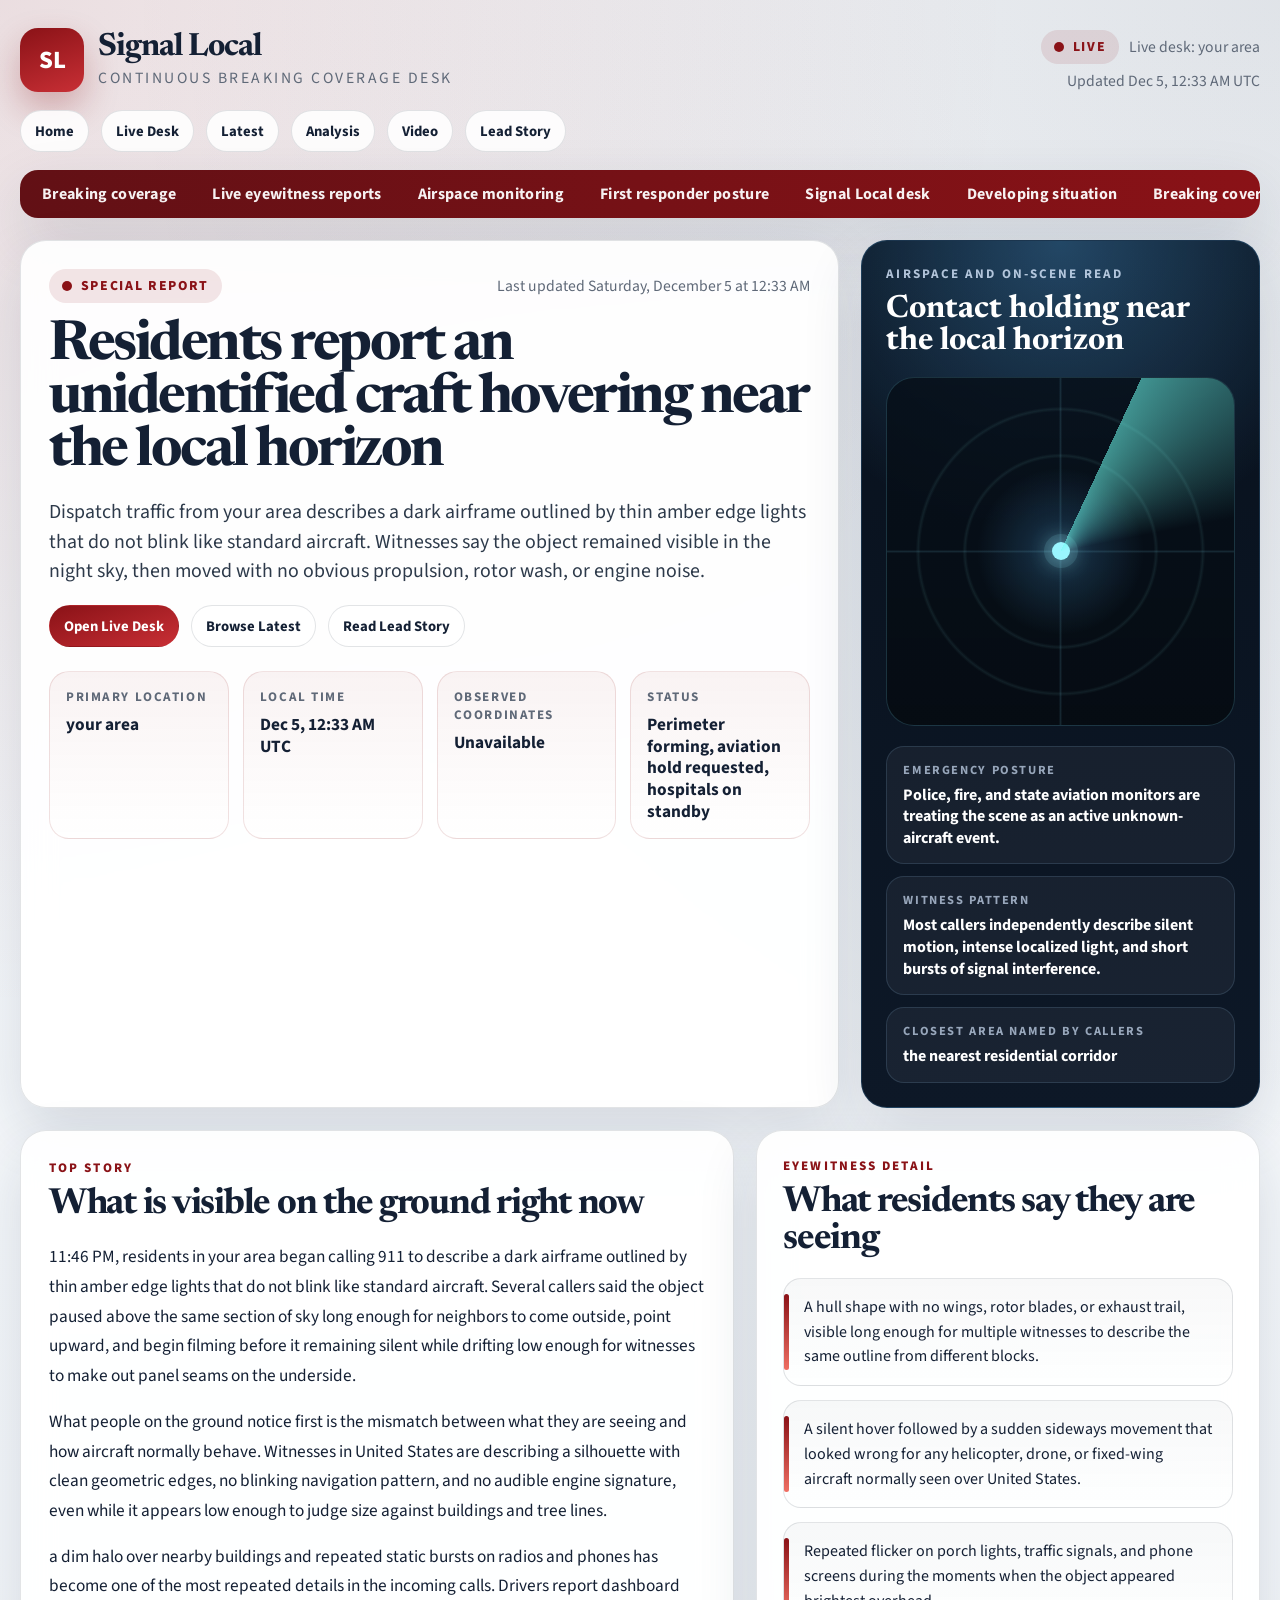
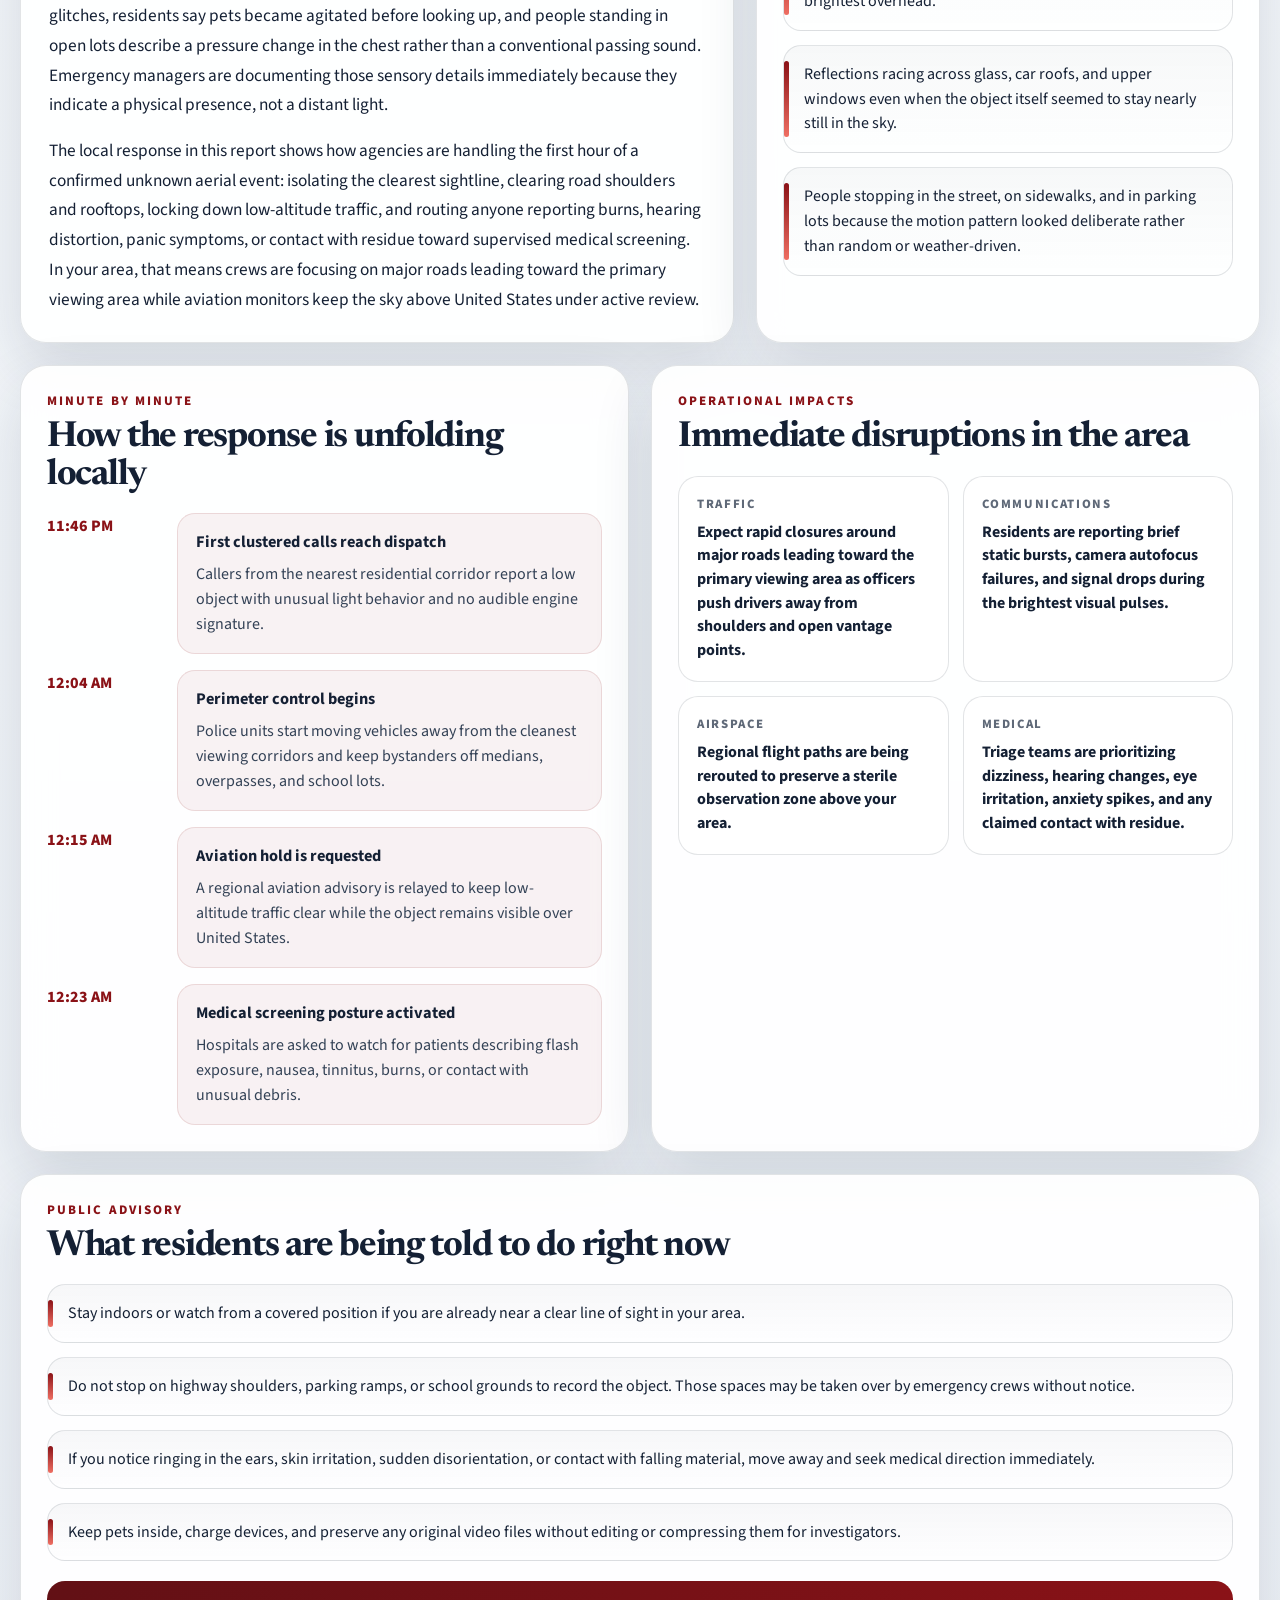
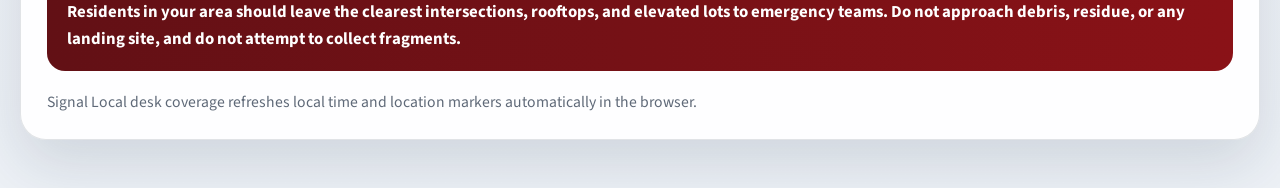
<file: index.html>
<!doctype html>
<html lang="en">
  <head>
    <meta charset="UTF-8" />
    <meta name="viewport" content="width=device-width, initial-scale=1.0" />
    <title>Signal Local | Breaking Coverage</title>
    <meta
      name="description"
      content="Localized breaking-news presentation for a workshop simulation page."
    />
    <meta
      name="robots"
      content="noindex, nofollow, noarchive, nosnippet, max-image-preview:none"
    />
    <meta name="theme-color" content="#8a1217" />
    <link rel="canonical" href="https://matt-scalcione.github.io/whoa/" />
    <link rel="preconnect" href="https://fonts.googleapis.com" />
    <link rel="preconnect" href="https://fonts.gstatic.com" crossorigin />
    <link
      href="https://fonts.googleapis.com/css2?family=Newsreader:opsz,wght@6..72,600;6..72,700;6..72,800&family=Source+Sans+3:wght@400;600;700;800&display=swap"
      rel="stylesheet"
    />
    <style>
      :root {
        --bg: #eef1f5;
        --paper: #ffffff;
        --ink: #142034;
        --muted: #5f6978;
        --line: rgba(20, 32, 52, 0.12);
        --brand: #8a1217;
        --brand-deep: #621015;
        --brand-soft: #f5dddd;
        --alert: #ffce62;
        --shadow: 0 24px 60px rgba(24, 39, 70, 0.14);
      }

      * {
        box-sizing: border-box;
      }

      html {
        scroll-behavior: smooth;
      }

      body {
        margin: 0;
        font-family: "Source Sans 3", "Segoe UI", sans-serif;
        color: var(--ink);
        background:
          radial-gradient(circle at top left, rgba(138, 18, 23, 0.12), transparent 28%),
          radial-gradient(circle at top right, rgba(11, 28, 58, 0.1), transparent 32%),
          linear-gradient(180deg, #f8fafc 0%, #edf1f6 100%);
      }

      a {
        color: inherit;
      }

      .workshop-banner {
        position: sticky;
        top: 0;
        z-index: 30;
        padding: 0.9rem 1.25rem;
        background: linear-gradient(90deg, #ffd978 0%, var(--alert) 55%, #ffba45 100%);
        color: #352100;
        border-bottom: 1px solid rgba(53, 33, 0, 0.18);
        font-size: 0.98rem;
        font-weight: 800;
        letter-spacing: 0.01em;
        text-align: center;
      }

      .page-shell {
        width: min(1240px, calc(100vw - 32px));
        margin: 0 auto;
        padding: 18px 0 48px;
      }

      .masthead {
        display: flex;
        align-items: flex-end;
        justify-content: space-between;
        gap: 24px;
        padding: 10px 0 18px;
      }

      .brand-lockup {
        display: flex;
        align-items: center;
        gap: 14px;
      }

      .brand-badge {
        display: grid;
        place-items: center;
        width: 64px;
        height: 64px;
        border-radius: 18px;
        background: linear-gradient(160deg, var(--brand) 0%, #c82f35 100%);
        color: #fff;
        font-size: 1.55rem;
        font-weight: 800;
        box-shadow: 0 16px 34px rgba(138, 18, 23, 0.28);
      }

      .brand-copy {
        display: flex;
        flex-direction: column;
        gap: 4px;
      }

      .brand-copy strong {
        font-family: "Newsreader", Georgia, serif;
        font-size: clamp(2rem, 2.5vw, 2.8rem);
        line-height: 1;
        letter-spacing: -0.03em;
      }

      .brand-copy span {
        color: var(--muted);
        font-size: 0.98rem;
        text-transform: uppercase;
        letter-spacing: 0.16em;
      }

      .masthead-meta {
        display: grid;
        justify-items: end;
        gap: 6px;
        color: var(--muted);
        font-size: 0.98rem;
      }

      .site-nav {
        display: flex;
        flex-wrap: wrap;
        gap: 10px 12px;
        margin-bottom: 18px;
      }

      .site-nav a,
      .hero-links a {
        display: inline-flex;
        align-items: center;
        justify-content: center;
        min-height: 42px;
        padding: 0 14px;
        border-radius: 999px;
        border: 1px solid var(--line);
        color: inherit;
        text-decoration: none;
        font-size: 0.92rem;
        font-weight: 700;
        background: rgba(255, 255, 255, 0.88);
      }

      .site-nav a:hover,
      .site-nav a:focus-visible,
      .hero-links a:hover,
      .hero-links a:focus-visible {
        border-color: rgba(138, 18, 23, 0.28);
        color: var(--brand);
      }

      .status-row {
        display: inline-flex;
        align-items: center;
        gap: 10px;
      }

      .live-pill {
        display: inline-flex;
        align-items: center;
        gap: 9px;
        padding: 0.45rem 0.8rem;
        border-radius: 999px;
        background: rgba(138, 18, 23, 0.1);
        color: var(--brand);
        font-size: 0.86rem;
        font-weight: 800;
        letter-spacing: 0.12em;
        text-transform: uppercase;
      }

      .live-pill::before {
        content: "";
        width: 10px;
        height: 10px;
        border-radius: 999px;
        background: currentColor;
        box-shadow: 0 0 0 0 rgba(138, 18, 23, 0.32);
        animation: pulse 1.7s infinite;
      }

      @keyframes pulse {
        0% {
          box-shadow: 0 0 0 0 rgba(138, 18, 23, 0.34);
        }
        70% {
          box-shadow: 0 0 0 14px rgba(138, 18, 23, 0);
        }
        100% {
          box-shadow: 0 0 0 0 rgba(138, 18, 23, 0);
        }
      }

      .ticker {
        position: relative;
        overflow: hidden;
        border-radius: 18px;
        background: linear-gradient(90deg, var(--brand-deep) 0%, var(--brand) 100%);
        color: #fff;
        box-shadow: var(--shadow);
      }

      .ticker-track {
        display: flex;
        gap: 36px;
        min-width: max-content;
        padding: 13px 22px;
        font-weight: 700;
        letter-spacing: 0.02em;
        animation: ticker-scroll 28s linear infinite;
      }

      .ticker-track span {
        opacity: 0.94;
      }

      @keyframes ticker-scroll {
        from {
          transform: translateX(0);
        }
        to {
          transform: translateX(-35%);
        }
      }

      .layout {
        display: grid;
        grid-template-columns: repeat(12, minmax(0, 1fr));
        gap: 22px;
        margin-top: 22px;
      }

      .card {
        background: rgba(255, 255, 255, 0.92);
        border: 1px solid var(--line);
        border-radius: 26px;
        box-shadow: var(--shadow);
        backdrop-filter: blur(16px);
      }

      .hero {
        grid-column: span 8;
        padding: 28px;
      }

      .hero-meta {
        display: flex;
        align-items: center;
        justify-content: space-between;
        gap: 18px;
        margin-bottom: 18px;
        color: var(--muted);
        font-size: 0.98rem;
      }

      .hero h1 {
        margin: 0;
        font-family: "Newsreader", Georgia, serif;
        font-size: clamp(2.6rem, 4.3vw, 4.4rem);
        line-height: 0.96;
        letter-spacing: -0.045em;
      }

      .dek {
        margin: 18px 0 0;
        color: #2d3a4a;
        font-size: 1.24rem;
        line-height: 1.5;
      }

      .hero-links {
        display: flex;
        flex-wrap: wrap;
        gap: 12px;
        margin-top: 18px;
      }

      .hero-links a.primary-link {
        border-color: transparent;
        color: #fff;
        background: linear-gradient(160deg, var(--brand) 0%, #c82f35 100%);
      }

      .summary-grid {
        display: grid;
        grid-template-columns: repeat(4, minmax(0, 1fr));
        gap: 14px;
        margin-top: 24px;
      }

      .summary-item {
        padding: 16px;
        border-radius: 20px;
        background:
          linear-gradient(180deg, rgba(138, 18, 23, 0.05), rgba(138, 18, 23, 0)),
          #fff;
        border: 1px solid rgba(138, 18, 23, 0.12);
      }

      .summary-item span {
        display: block;
        color: var(--muted);
        font-size: 0.82rem;
        font-weight: 700;
        text-transform: uppercase;
        letter-spacing: 0.12em;
      }

      .summary-item strong {
        display: block;
        margin-top: 8px;
        font-size: 1.08rem;
        line-height: 1.25;
      }

      .signal-panel {
        grid-column: span 4;
        padding: 24px;
        color: #fff;
        background:
          radial-gradient(circle at top, rgba(91, 185, 255, 0.32), transparent 34%),
          linear-gradient(180deg, #08111d 0%, #0d1827 100%);
        border: 1px solid rgba(91, 185, 255, 0.18);
      }

      .panel-label {
        color: rgba(207, 224, 246, 0.84);
        font-size: 0.82rem;
        font-weight: 700;
        text-transform: uppercase;
        letter-spacing: 0.16em;
      }

      .panel-title {
        margin: 10px 0 16px;
        font-family: "Newsreader", Georgia, serif;
        font-size: 2rem;
        line-height: 1;
      }

      .radar {
        position: relative;
        display: grid;
        place-items: center;
        aspect-ratio: 1 / 1;
        margin: 20px 0;
        border-radius: 28px;
        overflow: hidden;
        background:
          radial-gradient(circle, rgba(91, 185, 255, 0.24) 0%, transparent 34%),
          radial-gradient(circle, transparent 38%, rgba(138, 255, 245, 0.08) 39%, transparent 40%),
          radial-gradient(circle, transparent 57%, rgba(138, 255, 245, 0.08) 58%, transparent 59%),
          linear-gradient(180deg, rgba(7, 16, 26, 0.88), rgba(6, 12, 19, 0.98));
        border: 1px solid rgba(125, 226, 255, 0.18);
      }

      .radar::before,
      .radar::after {
        content: "";
        position: absolute;
        inset: 0;
      }

      .radar::before {
        background:
          linear-gradient(90deg, transparent 49.5%, rgba(130, 227, 255, 0.12) 50%, transparent 50.5%),
          linear-gradient(0deg, transparent 49.5%, rgba(130, 227, 255, 0.12) 50%, transparent 50.5%);
      }

      .radar::after {
        background: conic-gradient(
          from 25deg,
          rgba(111, 255, 241, 0.54) 0deg,
          rgba(111, 255, 241, 0) 54deg,
          rgba(111, 255, 241, 0) 360deg
        );
        animation: sweep 5.4s linear infinite;
        transform-origin: center;
      }

      @keyframes sweep {
        from {
          transform: rotate(0deg);
        }
        to {
          transform: rotate(360deg);
        }
      }

      .contact-point {
        position: absolute;
        width: 18px;
        height: 18px;
        border-radius: 999px;
        background: #9af6ff;
        box-shadow:
          0 0 0 8px rgba(154, 246, 255, 0.12),
          0 0 22px rgba(154, 246, 255, 0.88);
        animation: target-ping 2.2s ease-in-out infinite;
      }

      @keyframes target-ping {
        0%,
        100% {
          transform: scale(0.92);
        }
        50% {
          transform: scale(1.16);
        }
      }

      .panel-facts {
        display: grid;
        gap: 12px;
      }

      .panel-fact {
        padding: 14px 16px;
        border-radius: 18px;
        background: rgba(255, 255, 255, 0.05);
        border: 1px solid rgba(165, 214, 255, 0.14);
      }

      .panel-fact span {
        display: block;
        color: rgba(207, 224, 246, 0.7);
        font-size: 0.78rem;
        font-weight: 700;
        text-transform: uppercase;
        letter-spacing: 0.13em;
      }

      .panel-fact strong {
        display: block;
        margin-top: 6px;
        font-size: 1rem;
        line-height: 1.35;
      }

      .article {
        grid-column: span 7;
        padding: 28px;
      }

      .section-kicker {
        color: var(--brand);
        font-size: 0.82rem;
        font-weight: 800;
        text-transform: uppercase;
        letter-spacing: 0.16em;
      }

      .section-title {
        margin: 10px 0 0;
        font-family: "Newsreader", Georgia, serif;
        font-size: 2.25rem;
        line-height: 1.04;
        letter-spacing: -0.035em;
      }

      .article p {
        margin: 16px 0 0;
        font-size: 1.08rem;
        line-height: 1.72;
      }

      .article p:first-of-type {
        margin-top: 18px;
      }

      .detail-card {
        grid-column: span 5;
        padding: 26px;
      }

      .detail-list,
      .advisory-list {
        display: grid;
        gap: 14px;
        margin: 18px 0 0;
        padding: 0;
        list-style: none;
      }

      .detail-list li,
      .advisory-list li {
        position: relative;
        padding: 16px 18px 16px 20px;
        border-radius: 18px;
        background: linear-gradient(180deg, rgba(20, 32, 52, 0.03), rgba(20, 32, 52, 0));
        border: 1px solid var(--line);
        line-height: 1.55;
      }

      .detail-list li::before,
      .advisory-list li::before {
        content: "";
        position: absolute;
        left: 0;
        top: 15px;
        bottom: 15px;
        width: 5px;
        border-radius: 999px;
        background: linear-gradient(180deg, var(--brand), #ef6f63);
      }

      .timeline-card {
        grid-column: span 6;
        padding: 26px;
      }

      .timeline {
        display: grid;
        gap: 16px;
        margin-top: 18px;
      }

      .timeline-item {
        display: grid;
        grid-template-columns: 112px minmax(0, 1fr);
        gap: 18px;
        align-items: start;
      }

      .timeline-time {
        padding-top: 2px;
        color: var(--brand);
        font-size: 1rem;
        font-weight: 800;
      }

      .timeline-copy {
        padding: 16px 18px;
        border-radius: 18px;
        background: rgba(138, 18, 23, 0.05);
        border: 1px solid rgba(138, 18, 23, 0.12);
      }

      .timeline-copy strong {
        display: block;
        font-size: 1.02rem;
      }

      .timeline-copy p {
        margin: 8px 0 0;
        color: #334256;
        line-height: 1.56;
      }

      .impact-card {
        grid-column: span 6;
        padding: 26px;
      }

      .impact-grid {
        display: grid;
        grid-template-columns: repeat(2, minmax(0, 1fr));
        gap: 14px;
        margin-top: 18px;
      }

      .impact-item {
        padding: 18px;
        border-radius: 20px;
        background: #fff;
        border: 1px solid var(--line);
      }

      .impact-item span {
        display: block;
        color: var(--muted);
        font-size: 0.8rem;
        font-weight: 800;
        text-transform: uppercase;
        letter-spacing: 0.13em;
      }

      .impact-item strong {
        display: block;
        margin-top: 8px;
        font-size: 1rem;
        line-height: 1.48;
      }

      .advisory-card {
        grid-column: span 12;
        padding: 26px;
      }

      .watch-strip {
        margin-top: 20px;
        padding: 18px 20px;
        border-radius: 18px;
        color: #fff;
        background: linear-gradient(90deg, var(--brand-deep) 0%, var(--brand) 100%);
        font-size: 1.05rem;
        font-weight: 700;
        line-height: 1.6;
      }

      .footer {
        margin-top: 20px;
        color: var(--muted);
        font-size: 0.98rem;
      }

      .loading-note {
        color: var(--muted);
      }

      @media (max-width: 1100px) {
        .hero,
        .signal-panel,
        .article,
        .detail-card,
        .timeline-card,
        .impact-card,
        .advisory-card {
          grid-column: span 12;
        }

        .summary-grid {
          grid-template-columns: repeat(2, minmax(0, 1fr));
        }
      }

      @media (max-width: 720px) {
        .page-shell {
          width: min(100vw - 20px, 1240px);
          padding-top: 14px;
        }

        .workshop-banner {
          padding: 0.85rem 0.95rem;
          font-size: 0.92rem;
          line-height: 1.45;
        }

        .masthead {
          flex-direction: column;
          align-items: flex-start;
          padding-bottom: 16px;
        }

        .masthead-meta {
          justify-items: start;
        }

        .hero,
        .signal-panel,
        .article,
        .detail-card,
        .timeline-card,
        .impact-card,
        .advisory-card {
          padding: 22px;
          border-radius: 22px;
        }

        .hero-meta {
          flex-direction: column;
          align-items: flex-start;
        }

        .site-nav,
        .hero-links {
          gap: 10px;
        }

        .summary-grid,
        .impact-grid {
          grid-template-columns: minmax(0, 1fr);
        }

        .timeline-item {
          grid-template-columns: minmax(0, 1fr);
          gap: 8px;
        }

        .ticker-track {
          animation-duration: 19s;
        }
      }
    </style>
  </head>
  <body>
    <div class="workshop-banner" role="alert" hidden>
      WORKSHOP NOTICE: This page is completely fake and exists only for an academic research
      workshop on April 20, 2026. Do not treat the report below as real.
    </div>

    <div class="page-shell">
      <header class="masthead" aria-label="Signal Local masthead">
        <div class="brand-lockup">
          <div class="brand-badge" aria-hidden="true">SL</div>
          <div class="brand-copy">
            <strong>Signal Local</strong>
            <span>Continuous Breaking Coverage Desk</span>
          </div>
        </div>
        <div class="masthead-meta">
          <div class="status-row">
            <span class="live-pill">Live</span>
            <span id="toplineLocation">Resolving local desk...</span>
          </div>
          <div id="toplineUpdated">Updating time stamp...</div>
        </div>
      </header>

      <nav class="site-nav" aria-label="Site navigation">
        <a href="./">Home</a>
        <a href="./newsroom.html">Live Desk</a>
        <a href="./section.html?topic=latest">Latest</a>
        <a href="./section.html?topic=analysis">Analysis</a>
        <a href="./section.html?topic=video">Video</a>
        <a href="./story.html?id=dispatch-now">Lead Story</a>
      </nav>

      <div class="ticker" aria-hidden="true">
        <div class="ticker-track">
          <span>Breaking coverage</span>
          <span>Live eyewitness reports</span>
          <span>Airspace monitoring</span>
          <span>First responder posture</span>
          <span>Signal Local desk</span>
          <span>Developing situation</span>
          <span>Breaking coverage</span>
          <span>Live eyewitness reports</span>
          <span>Airspace monitoring</span>
          <span>First responder posture</span>
          <span>Signal Local desk</span>
          <span>Developing situation</span>
        </div>
      </div>

      <main class="layout">
        <section class="hero card">
          <div class="hero-meta">
            <span class="live-pill">Special Report</span>
            <span id="localStamp" class="loading-note">Loading localized incident timing...</span>
          </div>
          <h1 id="headline">Residents report a low-altitude unidentified craft over your area</h1>
          <p id="dek" class="dek">
            Signal Local is loading a city-specific incident brief using your current connection
            region.
          </p>
          <div class="hero-links">
            <a class="primary-link" href="./newsroom.html">Open Live Desk</a>
            <a href="./section.html?topic=latest">Browse Latest</a>
            <a href="./story.html?id=dispatch-now">Read Lead Story</a>
          </div>
          <div class="summary-grid">
            <div class="summary-item">
              <span>Primary location</span>
              <strong id="summaryLocation">Resolving local area...</strong>
            </div>
            <div class="summary-item">
              <span>Local time</span>
              <strong id="summaryTime">Synchronizing...</strong>
            </div>
            <div class="summary-item">
              <span>Observed coordinates</span>
              <strong id="summaryCoords">Pending...</strong>
            </div>
            <div class="summary-item">
              <span>Status</span>
              <strong id="summaryStatus">Monitoring witness traffic</strong>
            </div>
          </div>
        </section>

        <aside class="signal-panel card" aria-label="Live status panel">
          <div class="panel-label">Airspace and on-scene read</div>
          <h2 class="panel-title" id="panelTitle">Contact holding over your area</h2>
          <div class="radar" aria-hidden="true">
            <div class="contact-point"></div>
          </div>
          <div class="panel-facts">
            <div class="panel-fact">
              <span>Emergency posture</span>
              <strong id="panelPosture">Local agencies are moving into perimeter control.</strong>
            </div>
            <div class="panel-fact">
              <span>Witness pattern</span>
              <strong id="panelPattern">Reports mention silent movement and unusual light behavior.</strong>
            </div>
            <div class="panel-fact">
              <span>Closest area named by callers</span>
              <strong id="panelArea">Waiting for location context...</strong>
            </div>
          </div>
        </aside>

        <section class="article card">
          <div class="section-kicker">Top story</div>
          <h2 class="section-title">What is visible on the ground right now</h2>
          <p id="leadParagraph">
            Localized report copy is loading. If the lookup fails, the page will fall back to a
            regional briefing.
          </p>
          <p id="bodyParagraphA"></p>
          <p id="bodyParagraphB"></p>
          <p id="bodyParagraphC"></p>
        </section>

        <section class="detail-card card">
          <div class="section-kicker">Eyewitness detail</div>
          <h2 class="section-title">What residents say they are seeing</h2>
          <ul id="sightingList" class="detail-list"></ul>
        </section>

        <section class="timeline-card card">
          <div class="section-kicker">Minute by minute</div>
          <h2 class="section-title">How the response is unfolding locally</h2>
          <div id="timeline" class="timeline"></div>
        </section>

        <section class="impact-card card">
          <div class="section-kicker">Operational impacts</div>
          <h2 class="section-title">Immediate disruptions in the area</h2>
          <div id="impactGrid" class="impact-grid"></div>
        </section>

        <section class="advisory-card card">
          <div class="section-kicker">Public advisory</div>
          <h2 class="section-title">What residents are being told to do right now</h2>
          <ul id="advisoryList" class="advisory-list"></ul>
          <div id="watchStrip" class="watch-strip">
            Keep filming from a protected position, stay clear of elevated roads, and leave open
            sightlines for emergency crews.
          </div>
          <div class="footer">
            Signal Local desk coverage refreshes local time and location markers automatically in
            the browser.
          </div>
        </section>
      </main>
    </div>

    <script>
      const GEO_PROVIDERS = [
        {
          url: "https://get.geojs.io/v1/ip/geo.json",
          parse: (data) => ({
            city: data?.city,
            region: data?.region,
            regionCode: data?.region_code,
            country: data?.country,
            countryCode: data?.country_code,
            latitude: data?.latitude,
            longitude: data?.longitude,
            postal: data?.postal_code,
            timezone: data?.timezone
          })
        },
        {
          url: "https://ipwho.is/",
          parse: (data) =>
            data?.success
              ? {
                  city: data?.city,
                  region: data?.region,
                  regionCode: data?.region_code,
                  country: data?.country,
                  countryCode: data?.country_code,
                  latitude: data?.latitude,
                  longitude: data?.longitude,
                  postal: data?.postal,
                  timezone: data?.timezone?.id
                }
              : null
        },
        {
          url: "https://ipapi.co/json/",
          parse: (data) =>
            data && !data.error
              ? {
                  city: data?.city,
                  region: data?.region,
                  regionCode: data?.region_code,
                  country: data?.country_name,
                  countryCode: data?.country_code,
                  latitude: data?.latitude,
                  longitude: data?.longitude,
                  postal: data?.postal,
                  timezone: data?.timezone
                }
              : null
        }
      ];

      function escapeHtml(value) {
        return String(value ?? "")
          .replace(/&/g, "&amp;")
          .replace(/</g, "&lt;")
          .replace(/>/g, "&gt;")
          .replace(/"/g, "&quot;")
          .replace(/'/g, "&#39;");
      }

      function formatDateTime(date, timezone, options) {
        try {
          return new Intl.DateTimeFormat("en-US", { timeZone: timezone, ...options }).format(date);
        } catch {
          return new Intl.DateTimeFormat("en-US", options).format(date);
        }
      }

      function fetchWithTimeout(url, timeoutMs = 4000) {
        const controller = new AbortController();
        const timer = window.setTimeout(() => controller.abort(), timeoutMs);
        return fetch(url, {
          signal: controller.signal,
          headers: { Accept: "application/json" }
        }).finally(() => window.clearTimeout(timer));
      }

      function normalizeLocation(input) {
        const timezone = String(
          input?.timezone || Intl.DateTimeFormat().resolvedOptions().timeZone || "America/New_York"
        ).trim();
        const city = String(input?.city || "").trim();
        const region = String(input?.region || "").trim();
        const regionCode = String(input?.regionCode || "").trim();
        const country = String(input?.country || "").trim() || "United States";
        const countryCode = String(input?.countryCode || "").trim();
        const latitude = Number.parseFloat(input?.latitude);
        const longitude = Number.parseFloat(input?.longitude);
        const postal = String(input?.postal || "").trim();

        return {
          city: city || "your area",
          region: region || "",
          regionCode: regionCode || "",
          country,
          countryCode,
          latitude: Number.isFinite(latitude) ? latitude : null,
          longitude: Number.isFinite(longitude) ? longitude : null,
          postal,
          timezone
        };
      }

      async function resolveLocation() {
        for (const provider of GEO_PROVIDERS) {
          try {
            const response = await fetchWithTimeout(provider.url, 4500);
            if (!response.ok) {
              continue;
            }
            const data = await response.json();
            const parsed = provider.parse(data);
            if (!parsed) {
              continue;
            }
            return normalizeLocation(parsed);
          } catch {
            continue;
          }
        }

        return normalizeLocation(null);
      }

      function getLocalHour(date, timezone) {
        const value = formatDateTime(date, timezone, {
          hour: "numeric",
          hour12: false
        });
        const hour = Number.parseInt(value, 10);
        return Number.isFinite(hour) ? hour : date.getHours();
      }

      function sceneProfile(hour) {
        if (hour >= 5 && hour < 11) {
          return {
            sky: "morning light",
            object:
              "a silver hull reflecting sunrise without any visible propeller, exhaust plume, or wake",
            behavior:
              "hovering above rooftops for several seconds before shifting sideways in one abrupt movement",
            effect:
              "a bright white glare spilling across windshields and upper-story windows"
          };
        }

        if (hour >= 11 && hour < 17) {
          return {
            sky: "broad daylight",
            object:
              "a sharply defined metallic craft hanging almost motionless against the clouds",
            behavior:
              "stopping dead in the air, then accelerating laterally without banking",
            effect:
              "hard flashes of reflected light and a low vibration felt through parked cars"
          };
        }

        if (hour >= 17 && hour < 21) {
          return {
            sky: "dusk",
            object:
              "a matte black triangular craft with a cold blue underside glow and no visible engine wash",
            behavior:
              "holding steady above the horizon line before cutting across the skyline in silence",
            effect:
              "an electric-blue rim light visible over intersections, parking lots, and treetops"
          };
        }

        return {
          sky: "night sky",
          object:
            "a dark airframe outlined by thin amber edge lights that do not blink like standard aircraft",
          behavior:
            "remaining silent while drifting low enough for witnesses to make out panel seams on the underside",
          effect:
            "a dim halo over nearby buildings and repeated static bursts on radios and phones"
        };
      }

      function compactLocationLabel(location) {
        if (location.regionCode && location.countryCode === "US") {
          return `${location.city}, ${location.regionCode}`;
        }
        if (location.region) {
          return `${location.city}, ${location.region}`;
        }
        return location.city;
      }

      function fullLocationLabel(location) {
        if (location.regionCode && location.countryCode === "US") {
          return `${location.city}, ${location.regionCode}`;
        }
        if (location.region && location.country) {
          return `${location.city}, ${location.region}, ${location.country}`;
        }
        if (location.country && location.city !== "your area") {
          return `${location.city}, ${location.country}`;
        }
        return location.city;
      }

      function formatCoordinates(location) {
        if (!Number.isFinite(location.latitude) || !Number.isFinite(location.longitude)) {
          return "Unavailable";
        }
        return `${location.latitude.toFixed(3)}, ${location.longitude.toFixed(3)}`;
      }

      function buildReport(location) {
        const now = new Date();
        const zone = location.timezone;
        const localHour = getLocalHour(now, zone);
        const profile = sceneProfile(localHour);
        const compactLocation = compactLocationLabel(location);
        const fullLocation = fullLocationLabel(location);
        const regionPhrase = location.region || location.country || "the surrounding area";
        const firstCall = new Date(now.getTime() - 47 * 60 * 1000);
        const perimeterTime = new Date(now.getTime() - 29 * 60 * 1000);
        const airspaceTime = new Date(now.getTime() - 18 * 60 * 1000);
        const medicalTime = new Date(now.getTime() - 10 * 60 * 1000);
        const localStamp = formatDateTime(now, zone, {
          weekday: "long",
          month: "long",
          day: "numeric",
          hour: "numeric",
          minute: "2-digit"
        });
        const topStamp = formatDateTime(now, zone, {
          month: "short",
          day: "numeric",
          hour: "numeric",
          minute: "2-digit",
          timeZoneName: "short"
        });
        const statusArea =
          location.city === "your area" ? "near the local horizon" : `over ${compactLocation}`;
        const coordLabel = formatCoordinates(location);
        const trafficReference =
          location.city === "your area"
            ? "major roads leading toward the primary viewing area"
            : `${location.city}'s outer arterial roads and open parking decks`;
        const callerZone =
          location.city === "your area"
            ? "the nearest residential corridor"
            : `the south and east edges of ${location.city}`;

        return {
          headline: `Residents report an unidentified craft hovering ${statusArea}`,
          dek:
            `Dispatch traffic from ${fullLocation} describes ${profile.object}. Witnesses say the object remained visible in the ${profile.sky}, then moved with no obvious propulsion, rotor wash, or engine noise.`,
          summaryLocation: fullLocation,
          summaryTime: topStamp,
          summaryCoords: coordLabel,
          summaryStatus: "Perimeter forming, aviation hold requested, hospitals on standby",
          panelTitle: `Contact holding ${statusArea}`,
          panelPosture:
            "Police, fire, and state aviation monitors are treating the scene as an active unknown-aircraft event.",
          panelPattern:
            "Most callers independently describe silent motion, intense localized light, and short bursts of signal interference.",
          panelArea: callerZone,
          localStamp: `Last updated ${localStamp}`,
          topLocation: `Live desk: ${fullLocation}`,
          topUpdated: `Updated ${topStamp}`,
          leadParagraph:
            `${formatDateTime(firstCall, zone, { hour: "numeric", minute: "2-digit" })}, residents in ${fullLocation} began calling 911 to describe ${profile.object}. Several callers said the object paused above the same section of sky long enough for neighbors to come outside, point upward, and begin filming before it ${profile.behavior}.`,
          bodyParagraphA:
            `What people on the ground notice first is the mismatch between what they are seeing and how aircraft normally behave. Witnesses in ${location.city === "your area" ? regionPhrase : location.city} are describing a silhouette with clean geometric edges, no blinking navigation pattern, and no audible engine signature, even while it appears low enough to judge size against buildings and tree lines.`,
          bodyParagraphB:
            `${profile.effect} has become one of the most repeated details in the incoming calls. Drivers report dashboard glitches, residents say pets became agitated before looking up, and people standing in open lots describe a pressure change in the chest rather than a conventional passing sound. Emergency managers are documenting those sensory details immediately because they indicate a physical presence, not a distant light.`,
          bodyParagraphC:
            `The local response in this report shows how agencies are handling the first hour of a confirmed unknown aerial event: isolating the clearest sightline, clearing road shoulders and rooftops, locking down low-altitude traffic, and routing anyone reporting burns, hearing distortion, panic symptoms, or contact with residue toward supervised medical screening. In ${fullLocation}, that means crews are focusing on ${trafficReference} while aviation monitors keep the sky above ${regionPhrase} under active review.`,
          sightings: [
            `A hull shape with no wings, rotor blades, or exhaust trail, visible long enough for multiple witnesses to describe the same outline from different blocks.`,
            `A silent hover followed by a sudden sideways movement that looked wrong for any helicopter, drone, or fixed-wing aircraft normally seen over ${regionPhrase}.`,
            `Repeated flicker on porch lights, traffic signals, and phone screens during the moments when the object appeared brightest overhead.`,
            `Reflections racing across glass, car roofs, and upper windows even when the object itself seemed to stay nearly still in the sky.`,
            `People stopping in the street, on sidewalks, and in parking lots because the motion pattern looked deliberate rather than random or weather-driven.`
          ],
          timeline: [
            {
              time: formatDateTime(firstCall, zone, { hour: "numeric", minute: "2-digit" }),
              title: "First clustered calls reach dispatch",
              body: `Callers from ${callerZone} report a low object with unusual light behavior and no audible engine signature.`
            },
            {
              time: formatDateTime(perimeterTime, zone, { hour: "numeric", minute: "2-digit" }),
              title: "Perimeter control begins",
              body: `Police units start moving vehicles away from the cleanest viewing corridors and keep bystanders off medians, overpasses, and school lots.`
            },
            {
              time: formatDateTime(airspaceTime, zone, { hour: "numeric", minute: "2-digit" }),
              title: "Aviation hold is requested",
              body: `A regional aviation advisory is relayed to keep low-altitude traffic clear while the object remains visible over ${regionPhrase}.`
            },
            {
              time: formatDateTime(medicalTime, zone, { hour: "numeric", minute: "2-digit" }),
              title: "Medical screening posture activated",
              body: `Hospitals are asked to watch for patients describing flash exposure, nausea, tinnitus, burns, or contact with unusual debris.`
            }
          ],
          impacts: [
            {
              label: "Traffic",
              value: `Expect rapid closures around ${trafficReference} as officers push drivers away from shoulders and open vantage points.`
            },
            {
              label: "Communications",
              value: `Residents are reporting brief static bursts, camera autofocus failures, and signal drops during the brightest visual pulses.`
            },
            {
              label: "Airspace",
              value: `Regional flight paths are being rerouted to preserve a sterile observation zone above ${fullLocation}.`
            },
            {
              label: "Medical",
              value: `Triage teams are prioritizing dizziness, hearing changes, eye irritation, anxiety spikes, and any claimed contact with residue.`
            }
          ],
          advisories: [
            `Stay indoors or watch from a covered position if you are already near a clear line of sight in ${fullLocation}.`,
            `Do not stop on highway shoulders, parking ramps, or school grounds to record the object. Those spaces may be taken over by emergency crews without notice.`,
            `If you notice ringing in the ears, skin irritation, sudden disorientation, or contact with falling material, move away and seek medical direction immediately.`,
            `Keep pets inside, charge devices, and preserve any original video files without editing or compressing them for investigators.`
          ],
          watchStrip:
            `Residents in ${fullLocation} should leave the clearest intersections, rooftops, and elevated lots to emergency teams. Do not approach debris, residue, or any landing site, and do not attempt to collect fragments.`
        };
      }

      function setText(id, value) {
        const node = document.getElementById(id);
        if (node) {
          node.textContent = value;
        }
      }

      function renderList(id, items, markupBuilder) {
        const node = document.getElementById(id);
        if (!node) {
          return;
        }
        node.innerHTML = items.map(markupBuilder).join("");
      }

      function applyMeta(report) {
        document.title = `${report.summaryLocation} | Signal Local Breaking Coverage`;
        const description = document.querySelector('meta[name="description"]');
        if (description) {
          description.setAttribute(
            "content",
            `${report.summaryLocation}: localized breaking-news presentation for a workshop simulation page.`
          );
        }
      }

      function renderReport(report) {
        applyMeta(report);

        setText("headline", report.headline);
        setText("dek", report.dek);
        setText("summaryLocation", report.summaryLocation);
        setText("summaryTime", report.summaryTime);
        setText("summaryCoords", report.summaryCoords);
        setText("summaryStatus", report.summaryStatus);
        setText("panelTitle", report.panelTitle);
        setText("panelPosture", report.panelPosture);
        setText("panelPattern", report.panelPattern);
        setText("panelArea", report.panelArea);
        setText("localStamp", report.localStamp);
        setText("toplineLocation", report.topLocation);
        setText("toplineUpdated", report.topUpdated);
        setText("leadParagraph", report.leadParagraph);
        setText("bodyParagraphA", report.bodyParagraphA);
        setText("bodyParagraphB", report.bodyParagraphB);
        setText("bodyParagraphC", report.bodyParagraphC);
        setText("watchStrip", report.watchStrip);

        renderList("sightingList", report.sightings, (item) => `<li>${escapeHtml(item)}</li>`);
        renderList(
          "timeline",
          report.timeline,
          (item) => `
            <div class="timeline-item">
              <div class="timeline-time">${escapeHtml(item.time)}</div>
              <div class="timeline-copy">
                <strong>${escapeHtml(item.title)}</strong>
                <p>${escapeHtml(item.body)}</p>
              </div>
            </div>
          `
        );
        renderList(
          "impactGrid",
          report.impacts,
          (item) => `
            <div class="impact-item">
              <span>${escapeHtml(item.label)}</span>
              <strong>${escapeHtml(item.value)}</strong>
            </div>
          `
        );
        renderList("advisoryList", report.advisories, (item) => `<li>${escapeHtml(item)}</li>`);
      }

      async function init() {
        const location = await resolveLocation();
        const report = buildReport(location);
        renderReport(report);
      }

      init().catch(() => {
        const fallbackReport = buildReport(normalizeLocation(null));
        renderReport(fallbackReport);
      });
    </script>
  </body>
</html>
</file>
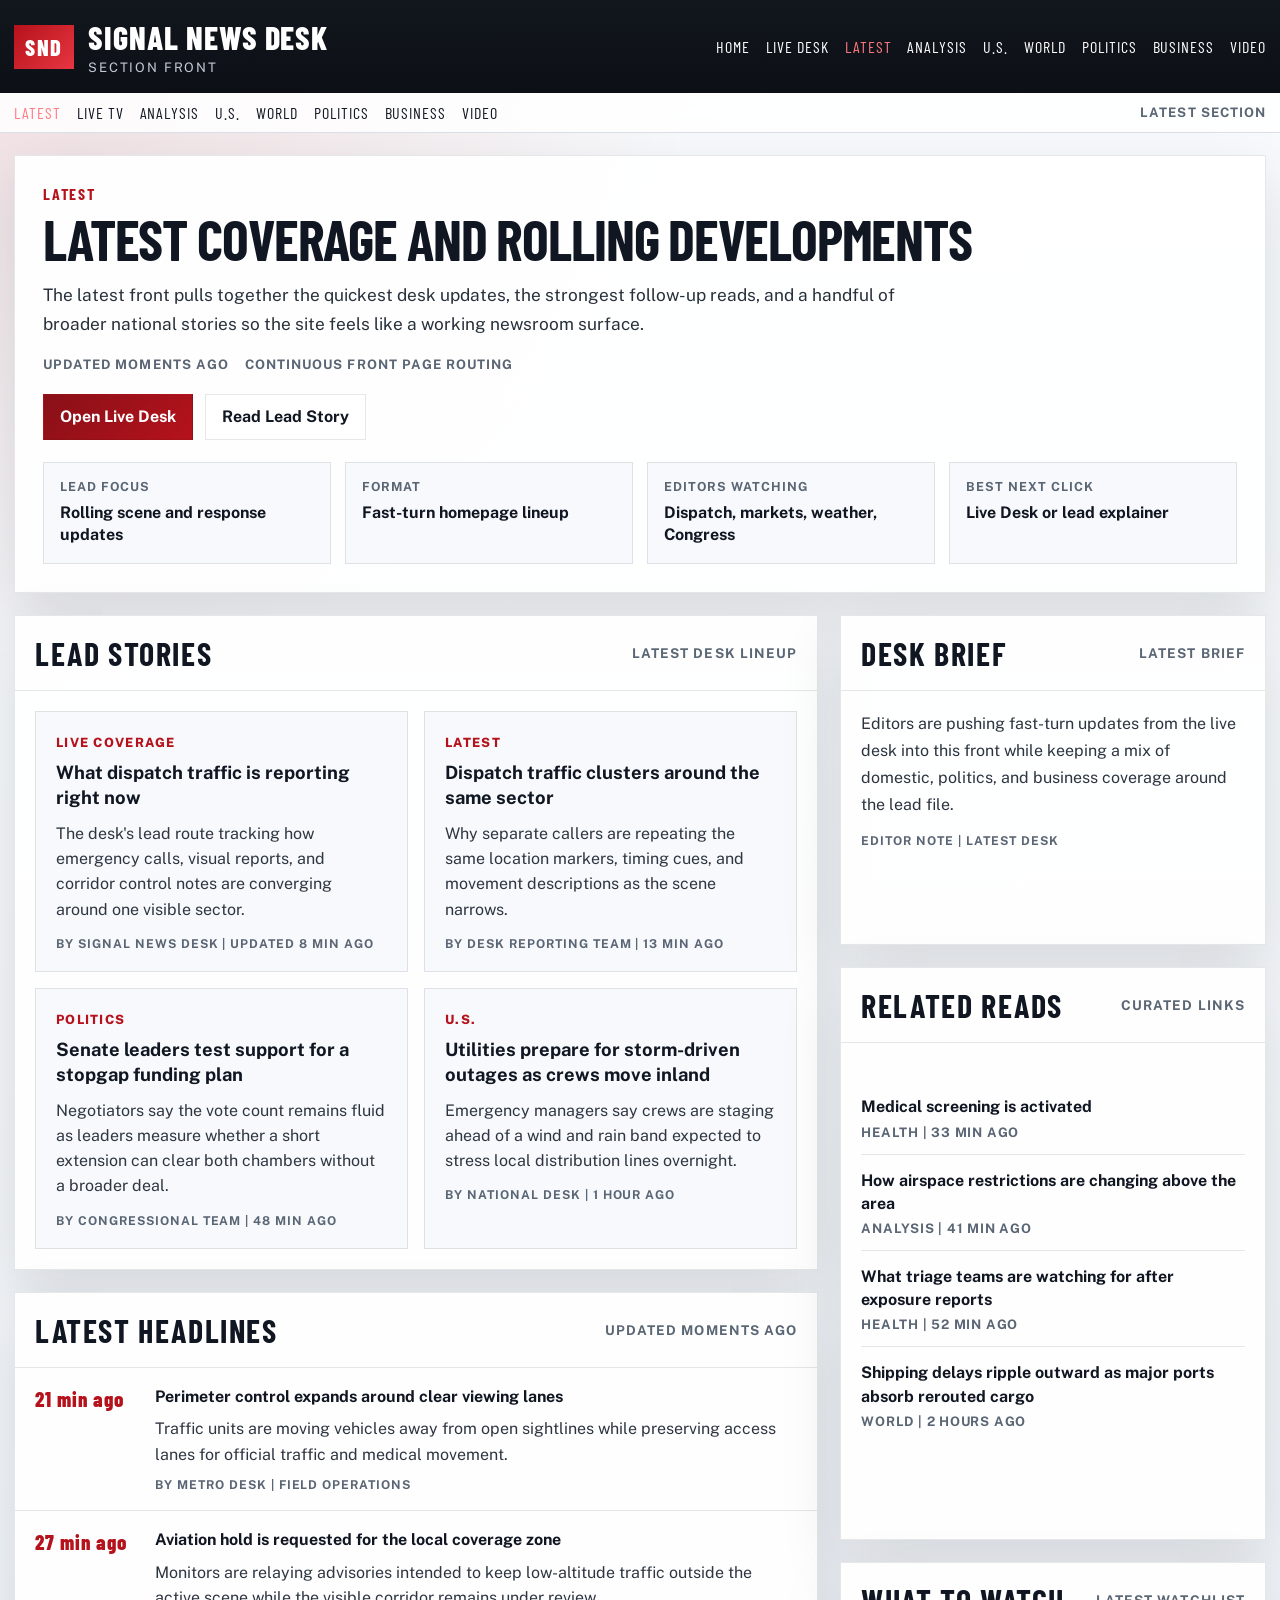
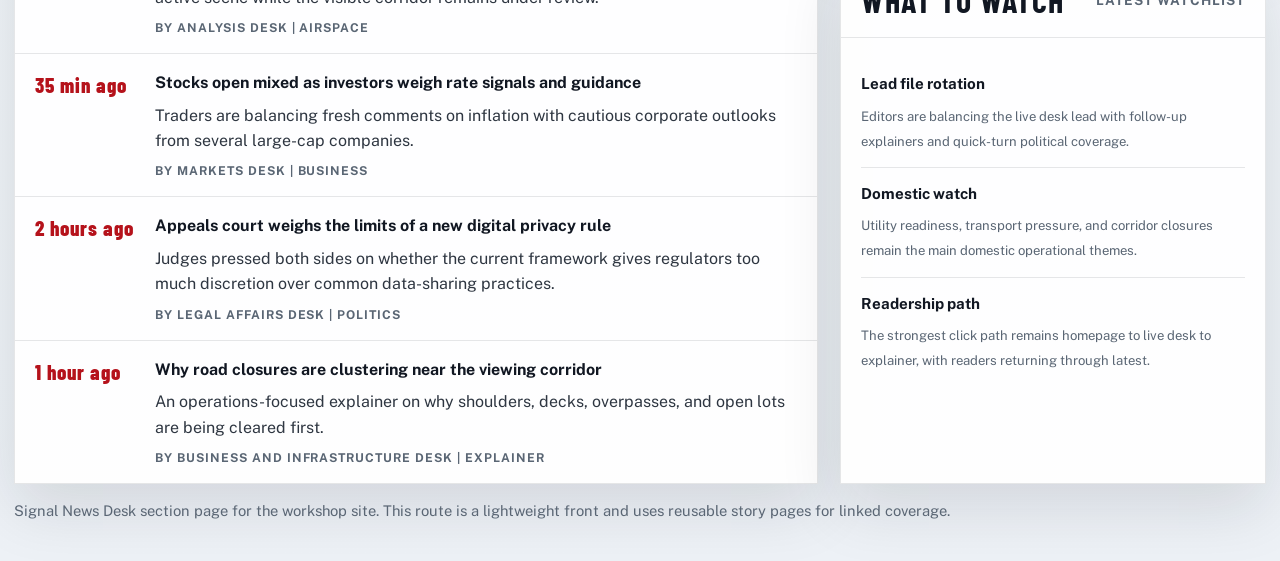
<file: section.html>
<!doctype html>
<html lang="en">
  <head>
    <meta charset="UTF-8" />
    <meta name="viewport" content="width=device-width, initial-scale=1.0" />
    <title>Signal News Desk | Section</title>
    <meta
      name="description"
      content="Signal News Desk section front for the workshop site."
    />
    <meta
      name="robots"
      content="noindex, nofollow, noarchive, nosnippet, max-image-preview:none"
    />
    <meta name="theme-color" content="#8f1018" />
    <link rel="canonical" href="https://matt-scalcione.github.io/whoa/section.html" />
    <link rel="preconnect" href="https://fonts.googleapis.com" />
    <link rel="preconnect" href="https://fonts.gstatic.com" crossorigin />
    <link
      href="https://fonts.googleapis.com/css2?family=Barlow+Condensed:wght@500;600;700;800&family=Public+Sans:wght@400;500;600;700;800&display=swap"
      rel="stylesheet"
    />
    <style>
      :root {
        --bg: #edf1f6;
        --surface: rgba(255, 255, 255, 0.95);
        --surface-strong: #f7f9fc;
        --ink: #111722;
        --muted: #5a6674;
        --line: rgba(17, 23, 34, 0.1);
        --red: #b5121b;
        --red-deep: #891018;
        --shadow: 0 24px 58px rgba(17, 23, 34, 0.12);
      }

      * {
        box-sizing: border-box;
      }

      body {
        margin: 0;
        font-family: "Public Sans", "Segoe UI", sans-serif;
        color: var(--ink);
        background:
          radial-gradient(circle at top left, rgba(181, 18, 27, 0.12), transparent 28%),
          linear-gradient(180deg, #f8fafc 0%, var(--bg) 100%);
      }

      a {
        color: inherit;
      }

      .brand-bar {
        color: #fff;
        background: linear-gradient(180deg, #12161d 0%, #0c1016 100%);
      }

      .brand-inner,
      .subnav-inner,
      .page-shell {
        width: min(1320px, calc(100vw - 28px));
        margin: 0 auto;
      }

      .brand-inner {
        display: flex;
        flex-wrap: wrap;
        align-items: center;
        justify-content: space-between;
        gap: 16px 24px;
        padding: 18px 0;
      }

      .brand-lockup {
        display: flex;
        align-items: center;
        gap: 14px;
      }

      .brand-mark {
        display: grid;
        place-items: center;
        width: 60px;
        height: 44px;
        background: linear-gradient(135deg, var(--red) 0%, #e73641 100%);
        color: #fff;
        font-family: "Barlow Condensed", sans-serif;
        font-size: 1.4rem;
        font-weight: 800;
        letter-spacing: 0.06em;
      }

      .brand-copy strong {
        display: block;
        font-family: "Barlow Condensed", sans-serif;
        font-size: 2rem;
        font-weight: 800;
        letter-spacing: 0.03em;
        text-transform: uppercase;
      }

      .brand-copy span {
        display: block;
        margin-top: 4px;
        color: #c4cbd6;
        font-size: 0.82rem;
        letter-spacing: 0.14em;
        text-transform: uppercase;
      }

      .brand-nav,
      .subnav {
        display: flex;
        flex-wrap: wrap;
        gap: 12px 16px;
        font-family: "Barlow Condensed", sans-serif;
        text-transform: uppercase;
        letter-spacing: 0.06em;
      }

      .brand-nav a,
      .subnav a {
        color: inherit;
        text-decoration: none;
      }

      .brand-nav a:hover,
      .brand-nav a:focus-visible,
      .subnav a:hover,
      .subnav a:focus-visible,
      .brand-nav a[aria-current="page"],
      .subnav a[aria-current="page"] {
        color: #ff7a80;
      }

      .subnav-bar {
        border-bottom: 1px solid #d9dfe7;
        background: rgba(255, 255, 255, 0.85);
        backdrop-filter: blur(14px);
      }

      .subnav-inner {
        display: flex;
        flex-wrap: wrap;
        align-items: center;
        justify-content: space-between;
        gap: 12px 20px;
        padding: 10px 0;
      }

      .subnav-note {
        color: var(--muted);
        font-size: 0.82rem;
        font-weight: 700;
        letter-spacing: 0.08em;
        text-transform: uppercase;
      }

      .page-shell {
        padding: 22px 0 42px;
      }

      .hero,
      .card {
        background: var(--surface);
        border: 1px solid var(--line);
        box-shadow: var(--shadow);
      }

      .hero {
        padding: 28px;
      }

      .eyebrow {
        margin: 0;
        color: var(--red);
        font-family: "Barlow Condensed", sans-serif;
        font-size: 1rem;
        font-weight: 700;
        letter-spacing: 0.11em;
        text-transform: uppercase;
      }

      .hero h1 {
        margin: 10px 0 0;
        font-family: "Barlow Condensed", sans-serif;
        font-size: clamp(2.6rem, 4.4vw, 4.4rem);
        line-height: 0.93;
        letter-spacing: -0.02em;
        text-transform: uppercase;
      }

      .hero-dek {
        max-width: 900px;
        margin: 16px 0 0;
        color: #27303b;
        font-size: 1.08rem;
        line-height: 1.66;
      }

      .hero-meta {
        display: flex;
        flex-wrap: wrap;
        gap: 10px 16px;
        margin-top: 18px;
        color: var(--muted);
        font-size: 0.82rem;
        font-weight: 700;
        letter-spacing: 0.08em;
        text-transform: uppercase;
      }

      .hero-actions {
        display: flex;
        flex-wrap: wrap;
        gap: 12px;
        margin-top: 22px;
      }

      .hero-actions a {
        display: inline-flex;
        align-items: center;
        justify-content: center;
        min-height: 46px;
        padding: 0 16px;
        border: 1px solid var(--line);
        color: inherit;
        text-decoration: none;
        font-weight: 700;
        background: #fff;
      }

      .hero-actions a.primary {
        color: #fff;
        background: linear-gradient(135deg, var(--red-deep) 0%, var(--red) 100%);
        border-color: transparent;
      }

      .stats {
        display: grid;
        grid-template-columns: repeat(4, minmax(0, 1fr));
        gap: 14px;
        margin-top: 22px;
      }

      .stat {
        padding: 16px;
        background: var(--surface-strong);
        border: 1px solid var(--line);
      }

      .stat span {
        display: block;
        color: var(--muted);
        font-size: 0.78rem;
        font-weight: 700;
        letter-spacing: 0.08em;
        text-transform: uppercase;
      }

      .stat strong {
        display: block;
        margin-top: 8px;
        font-size: 1rem;
        line-height: 1.42;
      }

      .layout {
        display: grid;
        grid-template-columns: minmax(0, 1.7fr) minmax(300px, 0.9fr);
        gap: 22px;
        margin-top: 22px;
      }

      .main-stack,
      .rail-stack {
        display: grid;
        gap: 22px;
      }

      .section-head {
        display: flex;
        align-items: center;
        justify-content: space-between;
        gap: 12px;
        padding: 18px 20px;
        border-bottom: 1px solid var(--line);
      }

      .section-head h2 {
        margin: 0;
        font-family: "Barlow Condensed", sans-serif;
        font-size: 2rem;
        letter-spacing: 0.05em;
        text-transform: uppercase;
      }

      .section-head span {
        color: var(--muted);
        font-size: 0.84rem;
        font-weight: 700;
        text-transform: uppercase;
        letter-spacing: 0.08em;
      }

      .story-grid {
        display: grid;
        grid-template-columns: repeat(2, minmax(0, 1fr));
        gap: 16px;
        padding: 20px;
      }

      .story-card {
        display: block;
        padding: 20px;
        color: inherit;
        text-decoration: none;
        background: var(--surface-strong);
        border: 1px solid var(--line);
      }

      .story-card:hover h3,
      .story-card:focus-visible h3 {
        color: var(--red);
      }

      .story-card span {
        color: var(--red);
        font-size: 0.8rem;
        font-weight: 800;
        text-transform: uppercase;
        letter-spacing: 0.1em;
      }

      .story-card h3 {
        margin: 10px 0 0;
        font-size: 1.15rem;
        line-height: 1.35;
      }

      .story-card p {
        margin: 10px 0 0;
        color: #2e3641;
        line-height: 1.58;
      }

      .story-card-meta {
        display: block;
        margin-top: 14px;
        color: var(--muted);
        font-size: 0.76rem;
        font-weight: 700;
        letter-spacing: 0.08em;
        text-transform: uppercase;
      }

      .headline-list,
      .watch-list {
        margin: 0;
        padding: 0;
        list-style: none;
      }

      .headline-list li {
        border-bottom: 1px solid var(--line);
      }

      .headline-list li:last-child {
        border-bottom: 0;
      }

      .headline-list a {
        display: grid;
        grid-template-columns: 102px minmax(0, 1fr);
        gap: 18px;
        padding: 18px 20px;
        color: inherit;
        text-decoration: none;
      }

      .headline-list a:hover strong,
      .headline-list a:focus-visible strong {
        color: var(--red);
      }

      .headline-time {
        color: var(--red);
        font-family: "Barlow Condensed", sans-serif;
        font-size: 1.3rem;
        font-weight: 800;
        letter-spacing: 0.05em;
      }

      .headline-copy strong {
        display: block;
        line-height: 1.42;
      }

      .headline-copy p {
        margin: 8px 0 0;
        color: #2e3641;
        line-height: 1.58;
      }

      .headline-copy span {
        display: block;
        margin-top: 10px;
        color: var(--muted);
        font-size: 0.76rem;
        font-weight: 700;
        letter-spacing: 0.08em;
        text-transform: uppercase;
      }

      .panel-body {
        padding: 20px;
      }

      .brief-copy {
        margin: 0;
        color: #2b3440;
        line-height: 1.68;
      }

      .brief-meta {
        display: block;
        margin-top: 14px;
        color: var(--muted);
        font-size: 0.76rem;
        font-weight: 700;
        letter-spacing: 0.08em;
        text-transform: uppercase;
      }

      .link-list {
        display: grid;
        gap: 0;
        margin: 18px 0 0;
        padding: 0;
        list-style: none;
      }

      .link-list li {
        border-bottom: 1px solid var(--line);
      }

      .link-list li:last-child {
        border-bottom: 0;
      }

      .link-list a {
        display: block;
        padding: 14px 0;
        color: inherit;
        text-decoration: none;
      }

      .link-list a:hover strong,
      .link-list a:focus-visible strong {
        color: var(--red);
      }

      .link-list strong {
        display: block;
        line-height: 1.45;
      }

      .link-list span {
        display: block;
        margin-top: 6px;
        color: var(--muted);
        font-size: 0.82rem;
        font-weight: 700;
        letter-spacing: 0.06em;
        text-transform: uppercase;
      }

      .watch-list li {
        padding: 14px 0;
        border-bottom: 1px solid var(--line);
        line-height: 1.58;
      }

      .watch-list li:last-child {
        border-bottom: 0;
      }

      .watch-list strong {
        display: block;
        margin-bottom: 6px;
        font-size: 0.95rem;
      }

      .watch-list span {
        color: var(--muted);
        font-size: 0.82rem;
      }

      .footer-note {
        margin-top: 18px;
        color: var(--muted);
        font-size: 0.92rem;
      }

      @media (max-width: 980px) {
        .layout,
        .story-grid,
        .stats {
          grid-template-columns: minmax(0, 1fr);
        }
      }

      @media (max-width: 760px) {
        .brand-inner,
        .subnav-inner,
        .page-shell {
          width: min(100vw - 18px, 1320px);
        }

        .hero,
        .panel-body,
        .story-grid {
          padding: 16px;
        }

        .section-head {
          padding: 16px;
        }

        .story-grid {
          gap: 12px;
        }

        .headline-list a {
          grid-template-columns: minmax(0, 1fr);
          gap: 10px;
          padding: 16px;
        }
      }
    </style>
  </head>
  <body>
    <header class="brand-bar">
      <div class="brand-inner">
        <div class="brand-lockup">
          <div class="brand-mark">SND</div>
          <div class="brand-copy">
            <strong>Signal News Desk</strong>
            <span>Section Front</span>
          </div>
        </div>
        <nav class="brand-nav" aria-label="Primary">
          <a href="./">Home</a>
          <a href="./newsroom.html">Live Desk</a>
          <a href="./section.html?topic=latest" data-topic-link="latest">Latest</a>
          <a href="./section.html?topic=analysis" data-topic-link="analysis">Analysis</a>
          <a href="./section.html?topic=us" data-topic-link="us">U.S.</a>
          <a href="./section.html?topic=world" data-topic-link="world">World</a>
          <a href="./section.html?topic=politics" data-topic-link="politics">Politics</a>
          <a href="./section.html?topic=business" data-topic-link="business">Business</a>
          <a href="./section.html?topic=video" data-topic-link="video">Video</a>
        </nav>
      </div>
    </header>

    <div class="subnav-bar">
      <div class="subnav-inner">
        <nav class="subnav" aria-label="Section switcher">
          <a href="./section.html?topic=latest" data-topic-link="latest">Latest</a>
          <a href="./section.html?topic=live-tv" data-topic-link="live-tv">Live TV</a>
          <a href="./section.html?topic=analysis" data-topic-link="analysis">Analysis</a>
          <a href="./section.html?topic=us" data-topic-link="us">U.S.</a>
          <a href="./section.html?topic=world" data-topic-link="world">World</a>
          <a href="./section.html?topic=politics" data-topic-link="politics">Politics</a>
          <a href="./section.html?topic=business" data-topic-link="business">Business</a>
          <a href="./section.html?topic=video" data-topic-link="video">Video</a>
        </nav>
        <div class="subnav-note" id="sectionNote">Latest section</div>
      </div>
    </div>

    <main class="page-shell">
      <section class="hero">
        <p class="eyebrow" id="sectionLabel">Section</p>
        <h1 id="sectionTitle">Latest coverage and rolling developments</h1>
        <p class="hero-dek" id="sectionDek">
          The latest front pulls together the desk's quickest updates, strongest explainers, and
          broader follow-up reads.
        </p>
        <div class="hero-meta">
          <span id="sectionUpdated">Updated desk lineup</span>
          <span id="sectionTagline">Signal News Desk front</span>
        </div>
        <div class="hero-actions">
          <a class="primary" href="./newsroom.html">Open Live Desk</a>
          <a id="leadAction" href="./story.html?id=dispatch-now">Read Lead Story</a>
        </div>
        <div class="stats" id="statsGrid"></div>
      </section>

      <div class="layout">
        <div class="main-stack">
          <section class="card">
            <div class="section-head">
              <h2>Lead Stories</h2>
              <span id="leadStamp">Desk lineup</span>
            </div>
            <div class="story-grid" id="leadGrid"></div>
          </section>

          <section class="card">
            <div class="section-head">
              <h2>Latest Headlines</h2>
              <span id="headlineStamp">Updating</span>
            </div>
            <ul class="headline-list" id="headlineList"></ul>
          </section>
        </div>

        <aside class="rail-stack">
          <section class="card">
            <div class="section-head">
              <h2>Desk Brief</h2>
              <span id="briefLabel">Editor note</span>
            </div>
            <div class="panel-body">
              <p class="brief-copy" id="briefCopy">
                Editors are keeping this front balanced between the lead live file, its strongest
                explainers, and a handful of broader national reads.
              </p>
              <span class="brief-meta" id="briefMeta">Signal News Desk</span>
            </div>
          </section>

          <section class="card">
            <div class="section-head">
              <h2>Related Reads</h2>
              <span>Curated links</span>
            </div>
            <div class="panel-body">
              <ul class="link-list" id="relatedList"></ul>
            </div>
          </section>

          <section class="card">
            <div class="section-head">
              <h2>What To Watch</h2>
              <span id="watchStamp">Desk watchlist</span>
            </div>
            <div class="panel-body">
              <ul class="watch-list" id="watchList"></ul>
            </div>
          </section>
        </aside>
      </div>

      <div class="footer-note">
        Signal News Desk section page for the workshop site. This route is a lightweight front and
        uses reusable story pages for linked coverage.
      </div>
    </main>

    <script>
      const STORIES = {
        "dispatch-now": {
          label: "Live coverage",
          section: "latest",
          title: "What dispatch traffic is reporting right now",
          summary:
            "The desk's lead route tracking how emergency calls, visual reports, and corridor control notes are converging around one visible sector.",
          byline: "By Signal News Desk",
          timeLabel: "Updated 8 min ago"
        },
        "dispatch-clusters": {
          label: "Latest",
          section: "latest",
          title: "Dispatch traffic clusters around the same sector",
          summary:
            "Why separate callers are repeating the same location markers, timing cues, and movement descriptions as the scene narrows.",
          byline: "By Desk Reporting Team",
          timeLabel: "13 min ago"
        },
        "perimeter-control": {
          label: "Field operations",
          section: "us",
          title: "Perimeter control expands around clear viewing lanes",
          summary:
            "Traffic units are moving vehicles away from open sightlines while preserving access lanes for official traffic and medical movement.",
          byline: "By Metro Desk",
          timeLabel: "21 min ago"
        },
        "aviation-hold": {
          label: "Airspace",
          section: "analysis",
          title: "Aviation hold is requested for the local coverage zone",
          summary:
            "Monitors are relaying advisories intended to keep low-altitude traffic outside the active scene while the visible corridor remains under review.",
          byline: "By Analysis Desk",
          timeLabel: "27 min ago"
        },
        "medical-screening": {
          label: "Health",
          section: "us",
          title: "Medical screening is activated",
          summary:
            "Hospitals and triage teams are preparing to log irritation, dizziness, and debris-contact complaints tied to the active scene.",
          byline: "By Health Desk",
          timeLabel: "33 min ago"
        },
        "airspace-restrictions": {
          label: "Analysis",
          section: "analysis",
          title: "How airspace restrictions are changing above the area",
          summary:
            "A clearer explainer on reroutes, observation corridors, and why low-altitude traffic is being pulled back from the scene.",
          byline: "By Aviation Analysis Team",
          timeLabel: "41 min ago"
        },
        "triage-teams": {
          label: "Health",
          section: "analysis",
          title: "What triage teams are watching for after exposure reports",
          summary:
            "The symptom list, screening language, and escalation thresholds being repeated to hospitals and urgent care desks.",
          byline: "By Health and Science Desk",
          timeLabel: "52 min ago"
        },
        "road-closures": {
          label: "Explainer",
          section: "business",
          title: "Why road closures are clustering near the viewing corridor",
          summary:
            "An operations-focused explainer on why shoulders, decks, overpasses, and open lots are being cleared first.",
          byline: "By Business and Infrastructure Desk",
          timeLabel: "1 hour ago"
        },
        "senate-stopgap": {
          label: "Politics",
          section: "politics",
          title: "Senate leaders test support for a stopgap funding plan",
          summary:
            "Negotiators say the vote count remains fluid as leaders measure whether a short extension can clear both chambers without a broader deal.",
          byline: "By Congressional Team",
          timeLabel: "48 min ago"
        },
        "market-rate-watch": {
          label: "Business",
          section: "business",
          title: "Stocks open mixed as investors weigh rate signals and guidance",
          summary:
            "Traders are balancing fresh comments on inflation with cautious corporate outlooks from several large-cap companies.",
          byline: "By Markets Desk",
          timeLabel: "35 min ago"
        },
        "storm-grid-alert": {
          label: "U.S.",
          section: "us",
          title: "Utilities prepare for storm-driven outages as crews move inland",
          summary:
            "Emergency managers say crews are staging ahead of a wind and rain band expected to stress local distribution lines overnight.",
          byline: "By National Desk",
          timeLabel: "1 hour ago"
        },
        "court-privacy-ruling": {
          label: "Politics",
          section: "politics",
          title: "Appeals court weighs the limits of a new digital privacy rule",
          summary:
            "Judges pressed both sides on whether the current framework gives regulators too much discretion over common data-sharing practices.",
          byline: "By Legal Affairs Desk",
          timeLabel: "2 hours ago"
        },
        "port-shipping-delays": {
          label: "World",
          section: "world",
          title: "Shipping delays ripple outward as major ports absorb rerouted cargo",
          summary:
            "Freight analysts say congestion is beginning to spread across secondary hubs as carriers look for alternate capacity.",
          byline: "By Global Trade Desk",
          timeLabel: "2 hours ago"
        },
        "streaming-debate-highlights": {
          label: "Video",
          section: "video",
          title: "Watch the key moments from last night's prime-time debate",
          summary:
            "The video desk has cut the sharpest exchanges, reaction shots, and moderator resets into a single fast-turn rundown.",
          byline: "By Video Desk",
          timeLabel: "3 hours ago"
        }
      };

      const TOPICS = {
        latest: {
          label: "Latest",
          title: "Latest coverage and rolling developments",
          dek:
            "The latest front pulls together the quickest desk updates, the strongest follow-up reads, and a handful of broader national stories so the site feels like a working newsroom surface.",
          note: "Latest desk lineup",
          updated: "Updated moments ago",
          tagline: "Continuous front page routing",
          brief:
            "Editors are pushing fast-turn updates from the live desk into this front while keeping a mix of domestic, politics, and business coverage around the lead file.",
          briefMeta: "Editor note | latest desk",
          leadIds: ["dispatch-now", "dispatch-clusters", "senate-stopgap", "storm-grid-alert"],
          headlineIds: [
            "perimeter-control",
            "aviation-hold",
            "market-rate-watch",
            "court-privacy-ruling",
            "road-closures"
          ],
          relatedIds: ["medical-screening", "airspace-restrictions", "triage-teams", "port-shipping-delays"],
          watchItems: [
            {
              title: "Lead file rotation",
              detail: "Editors are balancing the live desk lead with follow-up explainers and quick-turn political coverage."
            },
            {
              title: "Domestic watch",
              detail: "Utility readiness, transport pressure, and corridor closures remain the main domestic operational themes."
            },
            {
              title: "Readership path",
              detail: "The strongest click path remains homepage to live desk to explainer, with readers returning through latest."
            }
          ],
          stats: [
            { label: "Lead focus", value: "Rolling scene and response updates" },
            { label: "Format", value: "Fast-turn homepage lineup" },
            { label: "Editors watching", value: "Dispatch, markets, weather, Congress" },
            { label: "Best next click", value: "Live Desk or lead explainer" }
          ]
        },
        "live-tv": {
          label: "Live TV",
          title: "Live TV programming and on-air desk windows",
          dek:
            "The live television front leans into the broadcast side of the build, pairing segment-ready articles with a stronger handoff back into the continuous live desk route.",
          note: "Broadcast lineup",
          updated: "Programming update",
          tagline: "Studio handoff and clip routing",
          brief:
            "This section front behaves like a stripped-down broadcast hub: lead segment, supporting explainers, and a clean route back into the main live coverage page.",
          briefMeta: "Programming note | live tv",
          leadIds: ["dispatch-now", "streaming-debate-highlights", "aviation-hold", "perimeter-control"],
          headlineIds: [
            "dispatch-clusters",
            "road-closures",
            "market-rate-watch",
            "senate-stopgap",
            "airspace-restrictions"
          ],
          relatedIds: ["storm-grid-alert", "triage-teams", "court-privacy-ruling", "port-shipping-delays"],
          watchItems: [
            {
              title: "On-air balance",
              detail: "The desk is keeping one live file, one explainer, and one broader headline package in each rotation."
            },
            {
              title: "Clip pressure",
              detail: "Segment pages need strong headlines and easy returns to the live desk so the routing stays believable."
            },
            {
              title: "Anchor handoff",
              detail: "The best supporting links are short explainers that can be promoted from lower thirds and side rails."
            }
          ],
          stats: [
            { label: "Primary block", value: "Continuous live desk coverage" },
            { label: "Segment mix", value: "Live hit, clip, explainer, analyst" },
            { label: "Studio handoff", value: "Field desk to anchor desk" },
            { label: "Lead clip", value: "Coverage zone developments" }
          ]
        },
        analysis: {
          label: "Analysis",
          title: "Analysis, explainers, and desk interpretation",
          dek:
            "The analysis front carries deeper reads on routing, health, law, and response language so the site feels layered instead of flat.",
          note: "Analysis desk",
          updated: "Analysis board refreshed",
          tagline: "Explainers and deeper reads",
          brief:
            "This section is the main home for explainers. It keeps the workshop-related articles anchored in a larger editorial frame and gives readers a plausible second click after the homepage.",
          briefMeta: "Editor note | analysis",
          leadIds: ["airspace-restrictions", "road-closures", "triage-teams", "court-privacy-ruling"],
          headlineIds: [
            "aviation-hold",
            "medical-screening",
            "dispatch-now",
            "market-rate-watch",
            "port-shipping-delays"
          ],
          relatedIds: ["dispatch-clusters", "senate-stopgap", "storm-grid-alert", "streaming-debate-highlights"],
          watchItems: [
            {
              title: "Reader behavior",
              detail: "Explainers are the most natural follow-up route after live coverage and most-read side rail clicks."
            },
            {
              title: "Desk priority",
              detail: "Editors are keeping airspace, health, and closure logic grouped tightly so the analysis section reads cleanly."
            },
            {
              title: "Follow-on coverage",
              detail: "Legal, market, and logistics pieces help the section feel broader than the single workshop file."
            }
          ],
          stats: [
            { label: "Focus", value: "Context, regulation, and explanation" },
            { label: "Editors watching", value: "Policy, routing, health guidance" },
            { label: "Primary audience", value: "Readers catching up" },
            { label: "Lead format", value: "Explainer and FAQ style" }
          ]
        },
        us: {
          label: "U.S.",
          title: "U.S. desk coverage and domestic updates",
          dek:
            "The domestic front packages response, infrastructure, weather, and health reads so the site has a more complete national-news rhythm around the workshop file.",
          note: "National desk",
          updated: "Domestic desk update",
          tagline: "National reporting and domestic follow-ups",
          brief:
            "This front gives the site a broader national frame with a mix of regional reporting, preparedness stories, and service-style coverage.",
          briefMeta: "Editor note | u.s. desk",
          leadIds: ["storm-grid-alert", "dispatch-now", "medical-screening", "perimeter-control"],
          headlineIds: [
            "road-closures",
            "dispatch-clusters",
            "market-rate-watch",
            "court-privacy-ruling",
            "triage-teams"
          ],
          relatedIds: ["senate-stopgap", "airspace-restrictions", "port-shipping-delays", "streaming-debate-highlights"],
          watchItems: [
            {
              title: "Domestic spread",
              detail: "Editors are mixing weather readiness, transport pressure, and health-side updates to avoid a one-note section."
            },
            {
              title: "Service value",
              detail: "Practical stories about closures, outages, and screenings are doing most of the work in this section."
            },
            {
              title: "Reader expectation",
              detail: "A national front needs both a live domestic file and a few broader utility stories to feel complete."
            }
          ],
          stats: [
            { label: "Desk", value: "Domestic reporting and services" },
            { label: "Surface", value: "National section front" },
            { label: "Lead angle", value: "Regional impact and public guidance" },
            { label: "Supporting reads", value: "Weather, health, infrastructure" }
          ]
        },
        world: {
          label: "World",
          title: "World desk front and international context",
          dek:
            "The world front is intentionally broader, using trade, logistics, and comparative policy pieces to make the site feel like a larger networked publication.",
          note: "World desk",
          updated: "International desk update",
          tagline: "Global context and external comparisons",
          brief:
            "This section is lightweight, but it adds breadth. A believable world page helps the site read more like a full publication instead of a single-purpose project page.",
          briefMeta: "Editor note | world desk",
          leadIds: ["port-shipping-delays", "airspace-restrictions", "senate-stopgap", "market-rate-watch"],
          headlineIds: [
            "storm-grid-alert",
            "court-privacy-ruling",
            "dispatch-now",
            "aviation-hold",
            "streaming-debate-highlights"
          ],
          relatedIds: ["road-closures", "triage-teams", "medical-screening", "dispatch-clusters"],
          watchItems: [
            {
              title: "Global ripple effects",
              detail: "Trade and shipping stories give the world page enough range to sit naturally beside domestic and politics desks."
            },
            {
              title: "Reader pattern",
              detail: "Readers arriving here usually click into analysis or back to the live desk rather than staying in one section."
            },
            {
              title: "Desk mix",
              detail: "A world page works best when it blends one logistics story, one policy read, and one major headline file."
            }
          ],
          stats: [
            { label: "Desk", value: "International and trade context" },
            { label: "Lead format", value: "Overview plus follow-up reads" },
            { label: "Best next click", value: "Analysis or live desk" },
            { label: "Reader need", value: "Broader framing around impact" }
          ]
        },
        politics: {
          label: "Politics",
          title: "Politics coverage and official response",
          dek:
            "The politics front keeps agency language, court scrutiny, and congressional maneuvering in one place while still linking back to the live response file.",
          note: "Politics desk",
          updated: "Politics lineup refreshed",
          tagline: "Official response and power centers",
          brief:
            "This route helps the site feel like a full politics desk by pairing the workshop file with legal, funding, and agency-response coverage.",
          briefMeta: "Editor note | politics",
          leadIds: ["senate-stopgap", "court-privacy-ruling", "dispatch-now", "airspace-restrictions"],
          headlineIds: [
            "aviation-hold",
            "road-closures",
            "dispatch-clusters",
            "market-rate-watch",
            "streaming-debate-highlights"
          ],
          relatedIds: ["medical-screening", "port-shipping-delays", "storm-grid-alert", "triage-teams"],
          watchItems: [
            {
              title: "Official language",
              detail: "The politics route works when it keeps agency posture and congressional pressure in the same editorial frame."
            },
            {
              title: "Companion reads",
              detail: "Court coverage and funding negotiations keep the page from feeling too narrow."
            },
            {
              title: "Routing logic",
              detail: "Readers often come in through politics and then jump to the live desk for immediate updates."
            }
          ],
          stats: [
            { label: "Desk", value: "Government, courts, and agencies" },
            { label: "Lead angle", value: "Advisories and official response" },
            { label: "Secondary angle", value: "Funding and legal pressure" },
            { label: "Next stop", value: "Live desk or analysis" }
          ]
        },
        business: {
          label: "Business",
          title: "Business front and operational impacts",
          dek:
            "The business front packages market reaction, logistics pressure, and infrastructure disruption to make the site's economic layer feel more complete.",
          note: "Business desk",
          updated: "Markets and operations update",
          tagline: "Markets, logistics, and knock-on effects",
          brief:
            "This section is designed to carry the operational-impact angle of the site, mixing closures, market coverage, and supply-chain style reads.",
          briefMeta: "Editor note | business",
          leadIds: ["market-rate-watch", "road-closures", "port-shipping-delays", "aviation-hold"],
          headlineIds: [
            "storm-grid-alert",
            "dispatch-now",
            "senate-stopgap",
            "court-privacy-ruling",
            "medical-screening"
          ],
          relatedIds: ["airspace-restrictions", "triage-teams", "dispatch-clusters", "streaming-debate-highlights"],
          watchItems: [
            {
              title: "Market tone",
              detail: "The section reads best when one major markets piece sits beside infrastructure and logistics coverage."
            },
            {
              title: "Operational angle",
              detail: "Closure logic, port stress, and reroute pressure give the page a credible business-news rhythm."
            },
            {
              title: "Reader path",
              detail: "Business readers tend to follow explainers, then click into broader analysis or back to the live desk."
            }
          ],
          stats: [
            { label: "Desk", value: "Markets and operational disruption" },
            { label: "Lead format", value: "Markets lead plus explainers" },
            { label: "Key impact", value: "Routing, supply chains, and demand" },
            { label: "Audience", value: "Readers tracking knock-on effects" }
          ]
        },
        video: {
          label: "Video",
          title: "Video front, clips, and segment routes",
          dek:
            "The video front behaves like a compact clip hub, combining live desk handoffs with replay-style article cards and broader headline packages.",
          note: "Video desk",
          updated: "Video desk lineup",
          tagline: "Clips, live hits, and replay routes",
          brief:
            "This page still uses article shells, but the lineup and labeling make it feel like a dedicated video surface with segment-style destinations.",
          briefMeta: "Editor note | video desk",
          leadIds: ["streaming-debate-highlights", "dispatch-now", "dispatch-clusters", "aviation-hold"],
          headlineIds: [
            "perimeter-control",
            "road-closures",
            "market-rate-watch",
            "storm-grid-alert",
            "senate-stopgap"
          ],
          relatedIds: ["airspace-restrictions", "triage-teams", "court-privacy-ruling", "port-shipping-delays"],
          watchItems: [
            {
              title: "Clip stack",
              detail: "A working video page needs at least one replay route, one live file, and one explainer readers can click after the segment."
            },
            {
              title: "Visual routing",
              detail: "The strongest video links are still the pages that also hold up as article routes once the clip is over."
            },
            {
              title: "Site flow",
              detail: "Video readers usually move back into latest or live desk once the primary clip path ends."
            }
          ],
          stats: [
            { label: "Format", value: "Clip and segment page mix" },
            { label: "Lead item", value: "Replay plus live coverage" },
            { label: "Secondary items", value: "Explainer and field package" },
            { label: "Action", value: "Jump back to live desk" }
          ]
        }
      };

      function storyHref(id) {
        return `./story.html?id=${encodeURIComponent(id)}`;
      }

      function renderStoryCard(id) {
        const story = STORIES[id];
        return `
          <a class="story-card" href="${storyHref(id)}">
            <span>${story.label}</span>
            <h3>${story.title}</h3>
            <p>${story.summary}</p>
            <small class="story-card-meta">${story.byline} | ${story.timeLabel}</small>
          </a>
        `;
      }

      function renderLinkItem(id) {
        const story = STORIES[id];
        return `
          <li>
            <a href="${storyHref(id)}">
              <strong>${story.title}</strong>
              <span>${story.label} | ${story.timeLabel}</span>
            </a>
          </li>
        `;
      }

      function renderHeadlineItem(id) {
        const story = STORIES[id];
        return `
          <li>
            <a href="${storyHref(id)}">
              <div class="headline-time">${story.timeLabel}</div>
              <div class="headline-copy">
                <strong>${story.title}</strong>
                <p>${story.summary}</p>
                <span>${story.byline} | ${story.label}</span>
              </div>
            </a>
          </li>
        `;
      }

      function renderWatchItem(item) {
        return `
          <li>
            <strong>${item.title}</strong>
            <span>${item.detail}</span>
          </li>
        `;
      }

      const params = new URLSearchParams(window.location.search);
      const topicKey = params.get("topic") || "latest";
      const topic = TOPICS[topicKey] || TOPICS.latest;

      document.title = `${topic.title} | Signal News Desk`;
      const description = document.querySelector('meta[name="description"]');
      if (description) {
        description.setAttribute("content", `${topic.title} | Signal News Desk section front.`);
      }

      document.getElementById("sectionLabel").textContent = topic.label;
      document.getElementById("sectionTitle").textContent = topic.title;
      document.getElementById("sectionDek").textContent = topic.dek;
      document.getElementById("sectionNote").textContent = `${topic.label} section`;
      document.getElementById("leadStamp").textContent = topic.note;
      document.getElementById("headlineStamp").textContent = topic.updated;
      document.getElementById("watchStamp").textContent = `${topic.label} watchlist`;
      document.getElementById("briefLabel").textContent = `${topic.label} brief`;
      document.getElementById("briefCopy").textContent = topic.brief;
      document.getElementById("briefMeta").textContent = topic.briefMeta;
      document.getElementById("sectionUpdated").textContent = topic.updated;
      document.getElementById("sectionTagline").textContent = topic.tagline;
      document.getElementById("leadAction").href = storyHref(topic.leadIds[0]);

      document.getElementById("statsGrid").innerHTML = topic.stats
        .map(
          (item) => `
            <div class="stat">
              <span>${item.label}</span>
              <strong>${item.value}</strong>
            </div>
          `
        )
        .join("");

      document.getElementById("leadGrid").innerHTML = topic.leadIds.map(renderStoryCard).join("");
      document.getElementById("headlineList").innerHTML = topic.headlineIds.map(renderHeadlineItem).join("");
      document.getElementById("relatedList").innerHTML = topic.relatedIds.map(renderLinkItem).join("");
      document.getElementById("watchList").innerHTML = topic.watchItems.map(renderWatchItem).join("");

      document.querySelectorAll("[data-topic-link]").forEach((node) => {
        if (node.getAttribute("data-topic-link") === topicKey) {
          node.setAttribute("aria-current", "page");
        }
      });
    </script>
  </body>
</html>
</file>
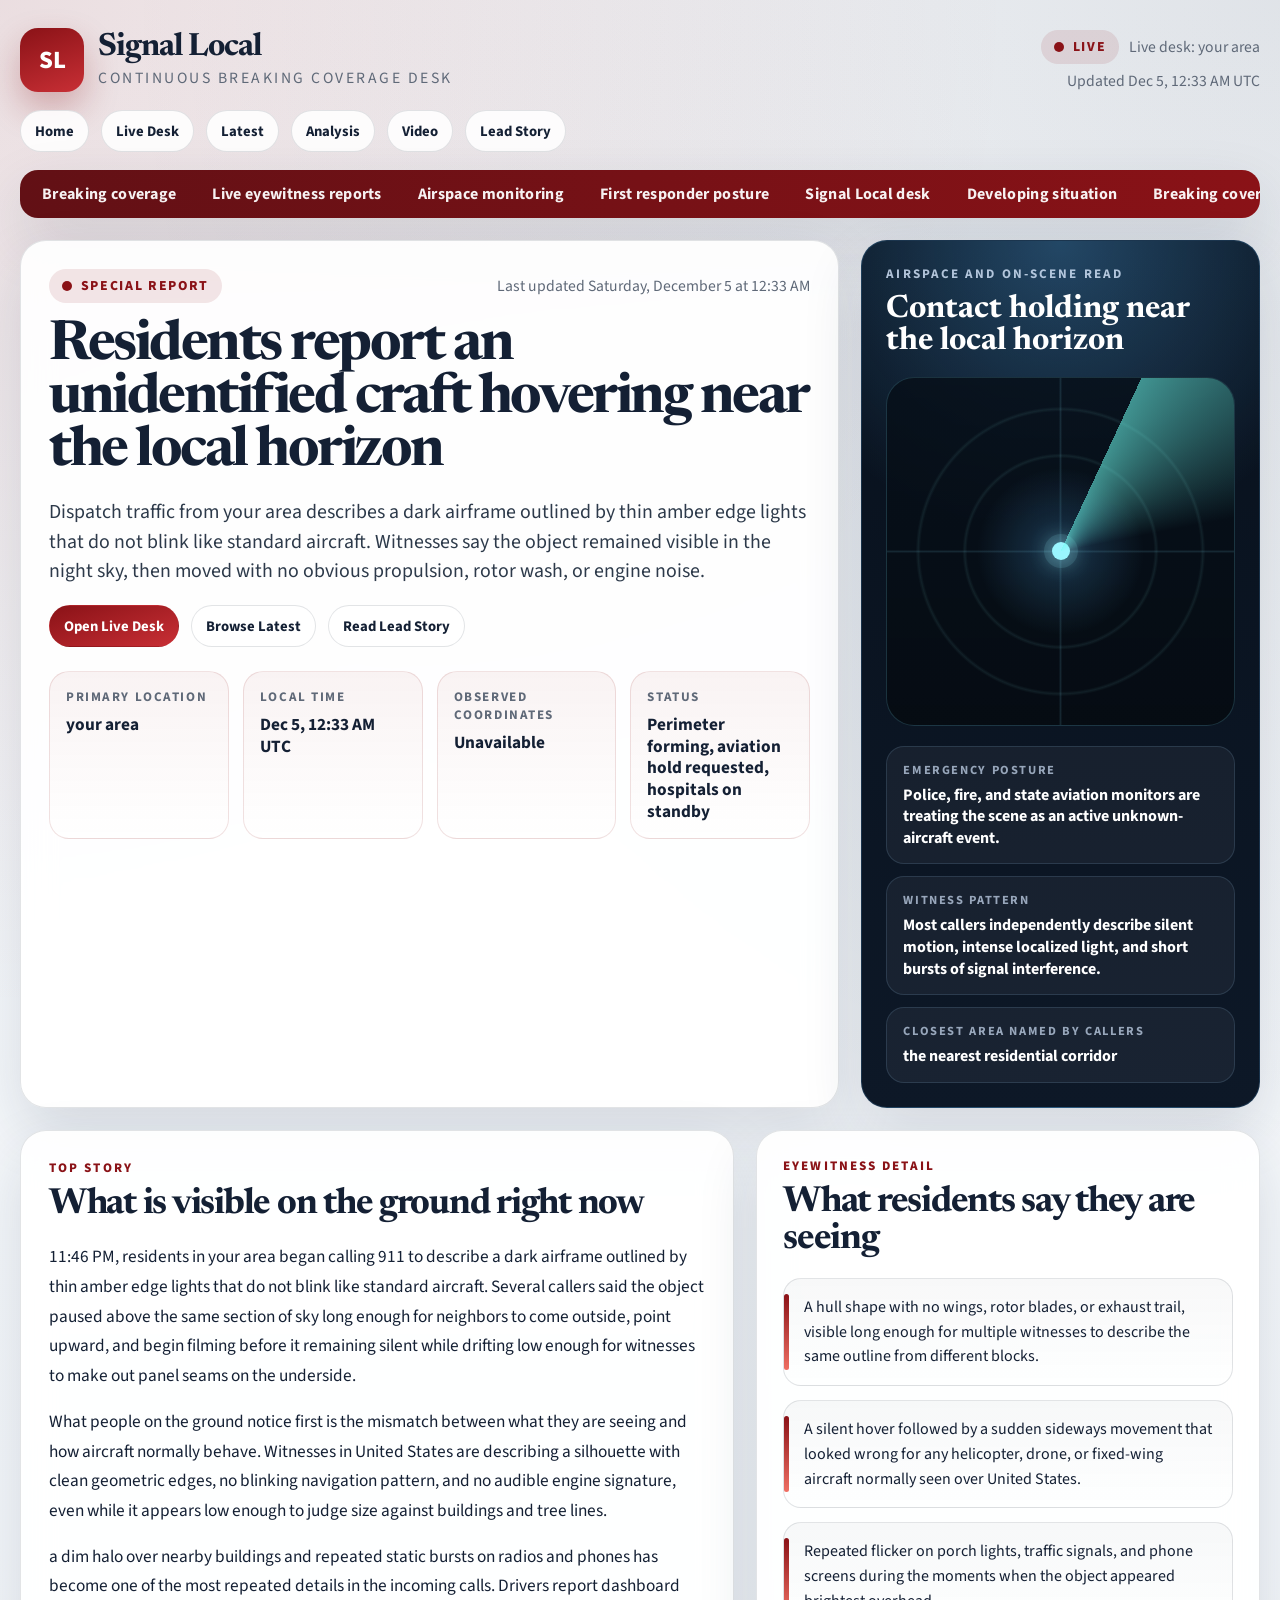
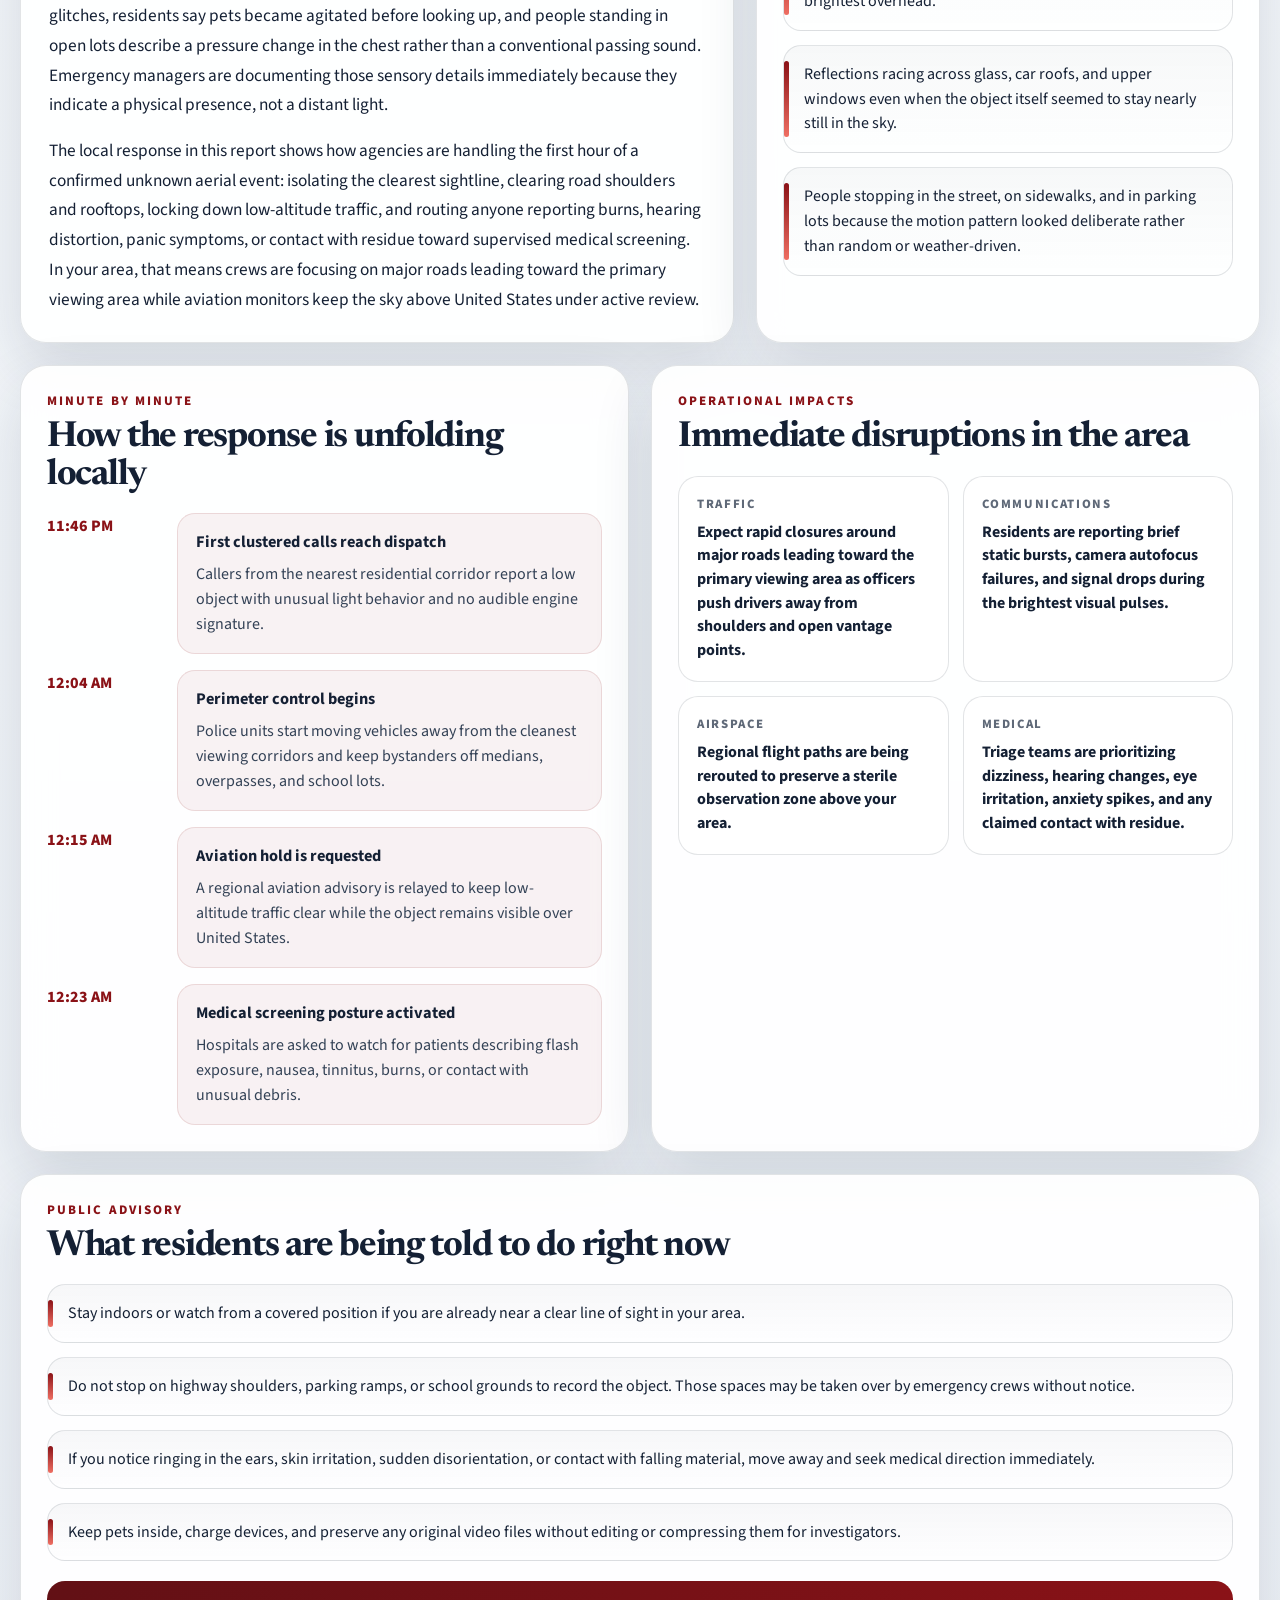
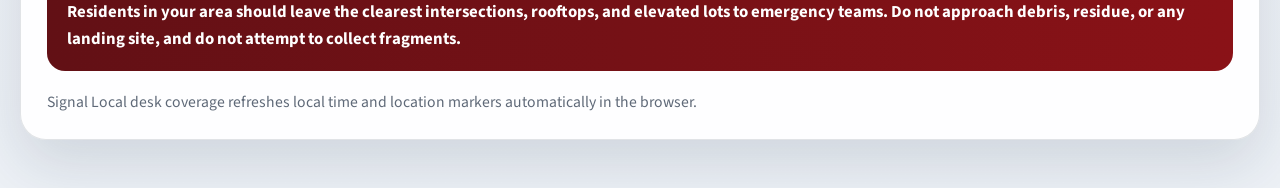
<file: signal.html>
<!doctype html>
<html lang="en">
  <head>
    <meta charset="UTF-8" />
    <meta name="viewport" content="width=device-width, initial-scale=1.0" />
    <title>Redirecting | Signal Local</title>
    <meta name="robots" content="noindex, nofollow" />
    <link rel="canonical" href="https://matt-scalcione.github.io/whoa/" />
    <meta http-equiv="refresh" content="0; url=./" />
    <script>
      window.location.replace("./");
    </script>
  </head>
  <body>
    <p>Redirecting to <a href="./">https://matt-scalcione.github.io/whoa/</a>.</p>
  </body>
</html>
</file>
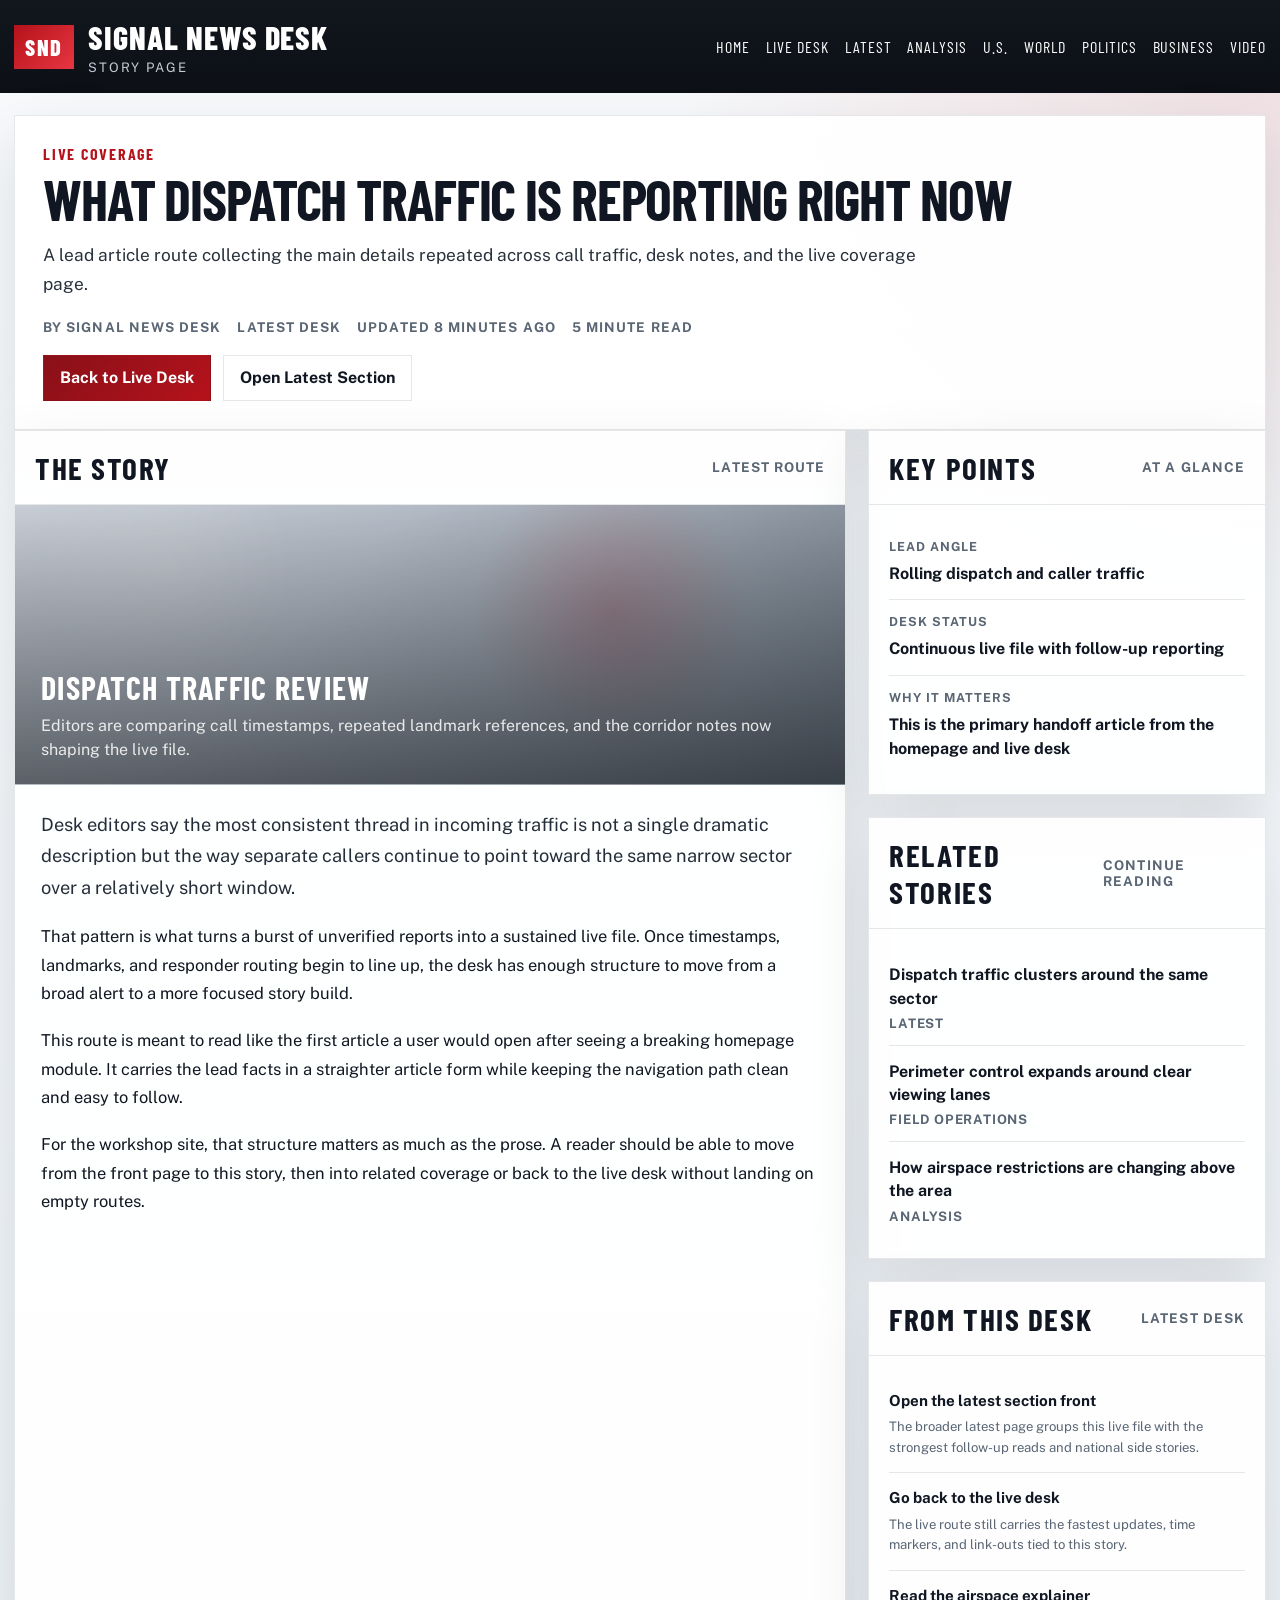
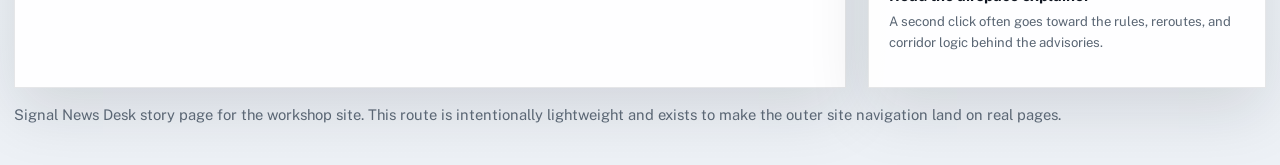
<file: story.html>
<!doctype html>
<html lang="en">
  <head>
    <meta charset="UTF-8" />
    <meta name="viewport" content="width=device-width, initial-scale=1.0" />
    <title>Signal News Desk | Story</title>
    <meta
      name="description"
      content="Signal News Desk story page for the workshop site."
    />
    <meta
      name="robots"
      content="noindex, nofollow, noarchive, nosnippet, max-image-preview:none"
    />
    <meta name="theme-color" content="#8f1018" />
    <link rel="canonical" href="https://matt-scalcione.github.io/whoa/story.html" />
    <link rel="preconnect" href="https://fonts.googleapis.com" />
    <link rel="preconnect" href="https://fonts.gstatic.com" crossorigin />
    <link
      href="https://fonts.googleapis.com/css2?family=Barlow+Condensed:wght@500;600;700;800&family=Public+Sans:wght@400;500;600;700;800&display=swap"
      rel="stylesheet"
    />
    <style>
      :root {
        --bg: #edf1f6;
        --surface: rgba(255, 255, 255, 0.96);
        --surface-strong: #f7f9fc;
        --ink: #111722;
        --muted: #5a6674;
        --line: rgba(17, 23, 34, 0.1);
        --red: #b5121b;
        --red-deep: #891018;
        --shadow: 0 24px 58px rgba(17, 23, 34, 0.12);
      }

      * {
        box-sizing: border-box;
      }

      body {
        margin: 0;
        font-family: "Public Sans", "Segoe UI", sans-serif;
        color: var(--ink);
        background:
          radial-gradient(circle at top right, rgba(181, 18, 27, 0.12), transparent 28%),
          linear-gradient(180deg, #f8fafc 0%, var(--bg) 100%);
      }

      a {
        color: inherit;
      }

      .brand-bar {
        color: #fff;
        background: linear-gradient(180deg, #12161d 0%, #0c1016 100%);
      }

      .brand-inner,
      .page-shell {
        width: min(1320px, calc(100vw - 28px));
        margin: 0 auto;
      }

      .brand-inner {
        display: flex;
        flex-wrap: wrap;
        align-items: center;
        justify-content: space-between;
        gap: 16px 24px;
        padding: 18px 0;
      }

      .brand-lockup {
        display: flex;
        align-items: center;
        gap: 14px;
      }

      .brand-mark {
        display: grid;
        place-items: center;
        width: 60px;
        height: 44px;
        background: linear-gradient(135deg, var(--red) 0%, #e73641 100%);
        color: #fff;
        font-family: "Barlow Condensed", sans-serif;
        font-size: 1.4rem;
        font-weight: 800;
        letter-spacing: 0.06em;
      }

      .brand-copy strong {
        display: block;
        font-family: "Barlow Condensed", sans-serif;
        font-size: 2rem;
        font-weight: 800;
        letter-spacing: 0.03em;
        text-transform: uppercase;
      }

      .brand-copy span {
        display: block;
        margin-top: 4px;
        color: #c4cbd6;
        font-size: 0.82rem;
        letter-spacing: 0.14em;
        text-transform: uppercase;
      }

      .brand-nav {
        display: flex;
        flex-wrap: wrap;
        gap: 12px 16px;
        font-family: "Barlow Condensed", sans-serif;
        text-transform: uppercase;
        letter-spacing: 0.06em;
      }

      .brand-nav a {
        color: inherit;
        text-decoration: none;
      }

      .brand-nav a:hover,
      .brand-nav a:focus-visible,
      .brand-nav a[aria-current="page"] {
        color: #ff7a80;
      }

      .page-shell {
        padding: 22px 0 42px;
      }

      .layout {
        display: grid;
        grid-template-columns: minmax(0, 1.8fr) minmax(300px, 0.86fr);
        gap: 22px;
      }

      .hero,
      .card {
        background: var(--surface);
        border: 1px solid var(--line);
        box-shadow: var(--shadow);
      }

      .hero {
        grid-column: 1 / -1;
        padding: 28px;
      }

      .eyebrow {
        margin: 0;
        color: var(--red);
        font-family: "Barlow Condensed", sans-serif;
        font-size: 1rem;
        font-weight: 700;
        letter-spacing: 0.11em;
        text-transform: uppercase;
      }

      .hero h1 {
        margin: 10px 0 0;
        font-family: "Barlow Condensed", sans-serif;
        font-size: clamp(2.6rem, 4.4vw, 4.5rem);
        line-height: 0.93;
        letter-spacing: -0.02em;
        text-transform: uppercase;
      }

      .hero-dek {
        max-width: 900px;
        margin: 16px 0 0;
        color: #27303b;
        font-size: 1.08rem;
        line-height: 1.66;
      }

      .hero-meta {
        display: flex;
        flex-wrap: wrap;
        gap: 10px 16px;
        margin-top: 20px;
        color: var(--muted);
        font-size: 0.84rem;
        font-weight: 700;
        letter-spacing: 0.08em;
        text-transform: uppercase;
      }

      .story-visual {
        position: relative;
        min-height: 280px;
        border-bottom: 1px solid var(--line);
        background:
          linear-gradient(180deg, rgba(8, 12, 17, 0.1), rgba(8, 12, 17, 0.58)),
          radial-gradient(circle at 18% 22%, rgba(255, 255, 255, 0.16), transparent 18%),
          radial-gradient(circle at 72% 38%, rgba(181, 18, 27, 0.2), transparent 22%),
          linear-gradient(135deg, #dee4ec 0%, #c8d0db 36%, #7c8793 100%);
      }

      .story-visual-copy {
        position: absolute;
        left: 0;
        right: 0;
        bottom: 0;
        padding: 22px 26px;
        color: #fff;
      }

      .story-visual-copy strong {
        display: block;
        font-family: "Barlow Condensed", sans-serif;
        font-size: 2rem;
        letter-spacing: 0.04em;
        text-transform: uppercase;
      }

      .story-visual-copy span {
        display: block;
        margin-top: 8px;
        color: rgba(255, 255, 255, 0.86);
        line-height: 1.5;
      }

      .hero-actions {
        display: flex;
        flex-wrap: wrap;
        gap: 12px;
        margin-top: 20px;
      }

      .hero-actions a {
        display: inline-flex;
        align-items: center;
        justify-content: center;
        min-height: 46px;
        padding: 0 16px;
        border: 1px solid var(--line);
        color: inherit;
        text-decoration: none;
        font-weight: 700;
        background: #fff;
      }

      .hero-actions a.primary {
        color: #fff;
        background: linear-gradient(135deg, var(--red-deep) 0%, var(--red) 100%);
        border-color: transparent;
      }

      .article-body {
        padding: 24px 26px 28px;
      }

      .article-body p {
        margin: 0 0 18px;
        font-size: 1.03rem;
        line-height: 1.74;
      }

      .article-body p.lede {
        font-size: 1.14rem;
        color: #242d39;
      }

      .context-list {
        display: grid;
        gap: 0;
        margin: 0;
        padding: 0;
        list-style: none;
      }

      .context-list li {
        padding: 14px 0;
        border-bottom: 1px solid var(--line);
      }

      .context-list li:last-child {
        border-bottom: 0;
      }

      .context-list a {
        display: block;
        color: inherit;
        text-decoration: none;
      }

      .context-list a:hover strong,
      .context-list a:focus-visible strong {
        color: var(--red);
      }

      .context-list strong {
        display: block;
        font-size: 0.95rem;
        line-height: 1.42;
      }

      .context-list span {
        display: block;
        margin-top: 6px;
        color: var(--muted);
        font-size: 0.82rem;
        line-height: 1.56;
      }

      .section-head {
        display: flex;
        align-items: center;
        justify-content: space-between;
        gap: 12px;
        padding: 18px 20px;
        border-bottom: 1px solid var(--line);
      }

      .section-head h2 {
        margin: 0;
        font-family: "Barlow Condensed", sans-serif;
        font-size: 1.95rem;
        letter-spacing: 0.05em;
        text-transform: uppercase;
      }

      .section-head span {
        color: var(--muted);
        font-size: 0.84rem;
        font-weight: 700;
        letter-spacing: 0.08em;
        text-transform: uppercase;
      }

      .panel-body {
        padding: 20px;
      }

      .fact-list,
      .related-list {
        display: grid;
        gap: 0;
        margin: 0;
        padding: 0;
        list-style: none;
      }

      .fact-list li,
      .related-list li {
        padding: 14px 0;
        border-bottom: 1px solid var(--line);
      }

      .fact-list li:last-child,
      .related-list li:last-child {
        border-bottom: 0;
      }

      .fact-list span {
        display: block;
        color: var(--muted);
        font-size: 0.78rem;
        font-weight: 700;
        letter-spacing: 0.08em;
        text-transform: uppercase;
      }

      .fact-list strong {
        display: block;
        margin-top: 8px;
        line-height: 1.48;
      }

      .related-list a {
        display: block;
        color: inherit;
        text-decoration: none;
      }

      .related-list a:hover strong,
      .related-list a:focus-visible strong {
        color: var(--red);
      }

      .related-list strong {
        display: block;
        line-height: 1.45;
      }

      .related-list span {
        display: block;
        margin-top: 6px;
        color: var(--muted);
        font-size: 0.82rem;
        font-weight: 700;
        letter-spacing: 0.06em;
        text-transform: uppercase;
      }

      .footer-note {
        margin-top: 18px;
        color: var(--muted);
        font-size: 0.92rem;
      }

      @media (max-width: 980px) {
        .layout {
          grid-template-columns: minmax(0, 1fr);
        }
      }

      @media (max-width: 760px) {
        .brand-inner,
        .page-shell {
          width: min(100vw - 18px, 1320px);
        }

        .hero,
        .article-body,
        .panel-body {
          padding: 16px;
        }

        .section-head {
          padding: 16px;
        }

        .story-visual-copy {
          padding: 16px;
        }
      }
    </style>
  </head>
  <body>
    <header class="brand-bar">
      <div class="brand-inner">
        <div class="brand-lockup">
          <div class="brand-mark">SND</div>
          <div class="brand-copy">
            <strong>Signal News Desk</strong>
            <span>Story Page</span>
          </div>
        </div>
        <nav class="brand-nav" aria-label="Primary">
          <a href="./">Home</a>
          <a href="./newsroom.html">Live Desk</a>
          <a href="./section.html?topic=latest">Latest</a>
          <a href="./section.html?topic=analysis">Analysis</a>
          <a href="./section.html?topic=us">U.S.</a>
          <a href="./section.html?topic=world">World</a>
          <a href="./section.html?topic=politics">Politics</a>
          <a href="./section.html?topic=business">Business</a>
          <a href="./section.html?topic=video">Video</a>
        </nav>
      </div>
    </header>

    <main class="page-shell">
      <section class="hero">
        <p class="eyebrow" id="storyLabel">Story</p>
        <h1 id="storyTitle">What dispatch traffic is reporting right now</h1>
        <p class="hero-dek" id="storyDek">
          A lead article route collecting the main details repeated across call traffic, desk
          notes, and the live coverage page.
        </p>
        <div class="hero-meta">
          <span id="storyAuthor">By Signal News Desk</span>
          <span id="storySectionMeta">Signal News Desk</span>
          <span id="storyUpdated">Updated recently</span>
          <span id="storyReadTime">4 minute read</span>
        </div>
        <div class="hero-actions">
          <a class="primary" href="./newsroom.html">Back to Live Desk</a>
          <a id="sectionAction" href="./section.html?topic=latest">Open Section Front</a>
        </div>
      </section>

      <div class="layout">
        <article class="card">
          <div class="section-head">
            <h2>The Story</h2>
            <span id="storyStamp">Signal News Desk</span>
          </div>
          <div class="story-visual">
            <div class="story-visual-copy">
              <strong id="storyVisualLabel">Signal News Desk</strong>
              <span id="storyCaption">
                Editors are comparing call timestamps, landmark references, and the corridor notes
                now shaping the lead file.
              </span>
            </div>
          </div>
          <div class="article-body" id="storyBody"></div>
        </article>

        <aside>
          <section class="card">
            <div class="section-head">
              <h2>Key Points</h2>
              <span>At a glance</span>
            </div>
            <div class="panel-body">
              <ul class="fact-list" id="factList"></ul>
            </div>
          </section>

          <section class="card" style="margin-top: 22px;">
            <div class="section-head">
              <h2>Related Stories</h2>
              <span>Continue reading</span>
            </div>
            <div class="panel-body">
              <ul class="related-list" id="relatedList"></ul>
            </div>
          </section>

          <section class="card" style="margin-top: 22px;">
            <div class="section-head">
              <h2>From This Desk</h2>
              <span id="contextStamp">Continue reading</span>
            </div>
            <div class="panel-body">
              <ul class="context-list" id="contextList"></ul>
            </div>
          </section>
        </aside>
      </div>

      <div class="footer-note">
        Signal News Desk story page for the workshop site. This route is intentionally lightweight
        and exists to make the outer site navigation land on real pages.
      </div>
    </main>

    <script>
      function storyHref(id) {
        return `./story.html?id=${encodeURIComponent(id)}`;
      }

      function sectionHref(topic) {
        return `./section.html?topic=${encodeURIComponent(topic)}`;
      }

      const STORIES = {
        "dispatch-now": {
          label: "Live coverage",
          section: "latest",
          sectionLabel: "Latest",
          title: "What dispatch traffic is reporting right now",
          dek:
            "A lead article route collecting the main details repeated across call traffic, desk notes, and the live coverage page.",
          author: "By Signal News Desk",
          updated: "Updated 8 minutes ago",
          readTime: "5 minute read",
          visualLabel: "Dispatch Traffic Review",
          caption:
            "Editors are comparing call timestamps, repeated landmark references, and the corridor notes now shaping the live file.",
          facts: [
            { label: "Lead angle", value: "Rolling dispatch and caller traffic" },
            { label: "Desk status", value: "Continuous live file with follow-up reporting" },
            { label: "Why it matters", value: "This is the primary handoff article from the homepage and live desk" }
          ],
          paragraphs: [
            "Desk editors say the most consistent thread in incoming traffic is not a single dramatic description but the way separate callers continue to point toward the same narrow sector over a relatively short window.",
            "That pattern is what turns a burst of unverified reports into a sustained live file. Once timestamps, landmarks, and responder routing begin to line up, the desk has enough structure to move from a broad alert to a more focused story build.",
            "This route is meant to read like the first article a user would open after seeing a breaking homepage module. It carries the lead facts in a straighter article form while keeping the navigation path clean and easy to follow.",
            "For the workshop site, that structure matters as much as the prose. A reader should be able to move from the front page to this story, then into related coverage or back to the live desk without landing on empty routes."
          ],
          related: ["dispatch-clusters", "perimeter-control", "airspace-restrictions"],
          context: [
            {
              title: "Open the latest section front",
              detail: "The broader latest page groups this live file with the strongest follow-up reads and national side stories.",
              href: sectionHref("latest")
            },
            {
              title: "Go back to the live desk",
              detail: "The live route still carries the fastest updates, time markers, and link-outs tied to this story.",
              href: "./newsroom.html"
            },
            {
              title: "Read the airspace explainer",
              detail: "A second click often goes toward the rules, reroutes, and corridor logic behind the advisories.",
              href: storyHref("airspace-restrictions")
            }
          ]
        },
        "dispatch-clusters": {
          label: "Latest",
          section: "latest",
          sectionLabel: "Latest",
          title: "Dispatch traffic clusters around the same sector",
          dek:
            "A quick follow-up on why incoming calls, desk notes, and responder routing are converging around one visible corridor.",
          author: "By Desk Reporting Team",
          updated: "Updated 13 minutes ago",
          readTime: "4 minute read",
          visualLabel: "Repeated Landmark Matches",
          caption:
            "The strongest desk signal is the number of callers repeating the same cluster of streets, sightlines, and directional cues.",
          facts: [
            { label: "Angle", value: "Witness and dispatch consistency" },
            { label: "Reader takeaway", value: "Location matching matters more than dramatic wording" },
            { label: "Best companion", value: "The main dispatch review and airspace explainer" }
          ],
          paragraphs: [
            "Editors tracking the dispatch side of the file say the strongest sign of a coherent story is the narrowing of caller geography. Different voices using the same landmarks tends to move a file forward faster than raw call volume alone.",
            "That does not settle what happened, but it does explain why the desk continues to treat the visible corridor as the main reference point. The cluster makes it easier to compare time stamps, route changes, and field positioning without chasing every outlier report.",
            "As a story route, this page works like the natural second click after the homepage lead. It gives readers a narrower angle without forcing them back into the larger live page.",
            "The result is a section of the site that feels layered rather than repetitive: one page holds the live rhythm, another explains the reporting logic behind the scene."
          ],
          related: ["dispatch-now", "aviation-hold", "road-closures"],
          context: [
            {
              title: "Return to latest coverage",
              detail: "The latest section front places this story beside broader desk updates so the routing feels site-wide.",
              href: sectionHref("latest")
            },
            {
              title: "Read the closure explainer",
              detail: "Traffic and access logic are some of the strongest follow-on reads after a clustered dispatch story.",
              href: storyHref("road-closures")
            },
            {
              title: "Jump to the live desk",
              detail: "The live route still carries the fastest headline changes tied to this file.",
              href: "./newsroom.html"
            }
          ]
        },
        "perimeter-control": {
          label: "Field operations",
          section: "us",
          sectionLabel: "U.S.",
          title: "Perimeter control expands around clear viewing lanes",
          dek:
            "A field-operations route focused on how access lanes, shoulders, lots, and open sightlines are being managed around the active scene.",
          author: "By Metro Desk",
          updated: "Updated 21 minutes ago",
          readTime: "4 minute read",
          visualLabel: "Perimeter and Access Review",
          caption:
            "Operational coverage centers on how crews balance visibility, public access, and emergency movement through a narrow corridor.",
          facts: [
            { label: "Angle", value: "Perimeter and lane control" },
            { label: "Readers expect", value: "Practical details about closures and access" },
            { label: "Section home", value: "U.S. desk and domestic follow-up coverage" }
          ],
          paragraphs: [
            "The perimeter-control angle tends to become its own story once the scene matures beyond the first burst of eyewitness reporting. Readers want to know not just what is being seen, but how officials are actually managing movement around it.",
            "That usually means a mix of closures, redirected traffic, preserved access lanes, and the gradual clearing of open sightlines that could complicate operations or create crowding.",
            "This page packages that operational side into a straightforward article route. It is less about speculation and more about the practical logic of scene control, which helps it sit comfortably beside broader domestic coverage.",
            "Even in a workshop build, that distinction is useful. A believable site usually separates the live eyewitness file from the more procedural story about how the scene is being handled."
          ],
          related: ["road-closures", "dispatch-now", "airspace-restrictions"],
          context: [
            {
              title: "Browse the U.S. section",
              detail: "The domestic desk groups this story with weather, health, and infrastructure coverage.",
              href: sectionHref("us")
            },
            {
              title: "Open the closures explainer",
              detail: "The transport-side follow-up gives readers a more detailed reason for the road pattern around the scene.",
              href: storyHref("road-closures")
            },
            {
              title: "Return to the live route",
              detail: "Use the live desk if you want the headline version of the same operational changes.",
              href: "./newsroom.html"
            }
          ]
        },
        "aviation-hold": {
          label: "Airspace",
          section: "analysis",
          sectionLabel: "Analysis",
          title: "Aviation hold is requested for the local coverage zone",
          dek:
            "A quick analysis route explaining how observation corridors, reroutes, and low-altitude restrictions can be described on a breaking file.",
          author: "By Analysis Desk",
          updated: "Updated 27 minutes ago",
          readTime: "5 minute read",
          visualLabel: "Airspace and Routing",
          caption:
            "The analysis desk is focused on why an advisory changes the shape of a story even when the visible scene on the ground stays the same.",
          facts: [
            { label: "Angle", value: "Airspace and rerouting" },
            { label: "Story type", value: "Explainer with live-desk crossover" },
            { label: "Best companion", value: "The broader airspace restrictions explainer" }
          ],
          paragraphs: [
            "The language around an aviation hold often becomes one of the most important pieces of a fast-breaking file because it changes how both readers and editors interpret the scene.",
            "Once an advisory is in play, the story stops being just a set of witness descriptions. It gains a procedural frame that points to monitoring, caution, and a more organized response pattern above the visible corridor.",
            "That makes this route useful as an analysis page rather than a live update. It answers the next question readers tend to ask after the initial scene summary: what do these operational terms actually mean in practice?",
            "On a larger site, this would likely sit beside maps or expert commentary. Here it serves the same structural role in a lighter, static format."
          ],
          related: ["airspace-restrictions", "dispatch-clusters", "dispatch-now"],
          context: [
            {
              title: "Open the analysis front",
              detail: "The analysis section groups this explainer with health, legal, and transport reads.",
              href: sectionHref("analysis")
            },
            {
              title: "Read the full airspace explainer",
              detail: "That story goes broader on reroutes, corridor logic, and why restrictions can expand over time.",
              href: storyHref("airspace-restrictions")
            },
            {
              title: "Check the live desk",
              detail: "The live route is still the fastest place to see the advisory language surface in headlines.",
              href: "./newsroom.html"
            }
          ]
        },
        "medical-screening": {
          label: "Health",
          section: "us",
          sectionLabel: "U.S.",
          title: "Medical screening is activated",
          dek:
            "A health-focused follow-up that groups the triage and symptom-screening angle into its own destination page.",
          author: "By Health Desk",
          updated: "Updated 33 minutes ago",
          readTime: "4 minute read",
          visualLabel: "Health and Screening",
          caption:
            "The health-side route tracks the symptoms, thresholds, and practical guidance that often emerge after exposure concerns appear in a live file.",
          facts: [
            { label: "Angle", value: "Triage and symptom screening" },
            { label: "Primary audience", value: "Readers looking for public-health style guidance" },
            { label: "Best companion", value: "The triage explainer and U.S. section front" }
          ],
          paragraphs: [
            "Health-side stories often arrive just after the first big operational updates. Once the scene has stabilized enough for screening language to appear, the file starts to branch into a more service-oriented form of coverage.",
            "That is the role of this route. Instead of repeating the main live summary, it focuses on the symptoms, escalation terms, and screening posture readers would expect to see collected in one place.",
            "Pages like this help the broader site feel more complete because they behave like natural secondary coverage rather than more versions of the same headline.",
            "They also improve the click path: someone arriving through the homepage or a most-read rail has a clear health angle to follow without leaving the site shell."
          ],
          related: ["triage-teams", "dispatch-now", "road-closures"],
          context: [
            {
              title: "Browse the U.S. section",
              detail: "The domestic desk bundles this story with service coverage and operational guidance.",
              href: sectionHref("us")
            },
            {
              title: "Read the triage explainer",
              detail: "The analysis-side follow-up goes deeper on screening lists and escalation language.",
              href: storyHref("triage-teams")
            },
            {
              title: "Return to the live route",
              detail: "Use the live desk for the shorter headline version of the same health update.",
              href: "./newsroom.html"
            }
          ]
        },
        "airspace-restrictions": {
          label: "Analysis",
          section: "analysis",
          sectionLabel: "Analysis",
          title: "How airspace restrictions are changing above the area",
          dek:
            "A reusable explainer page covering reroutes, advisories, and the way a protected corridor changes the structure of the wider story.",
          author: "By Aviation Analysis Team",
          updated: "Updated 41 minutes ago",
          readTime: "5 minute read",
          visualLabel: "Restrictions and Reroutes",
          caption:
            "Aviation-side reads work best when they explain the practical meaning of restrictions instead of repeating the dramatic language from the live file.",
          facts: [
            { label: "Angle", value: "Airspace restrictions and scene control" },
            { label: "Home section", value: "Analysis" },
            { label: "Primary role", value: "Evergreen explainer route inside the site" }
          ],
          paragraphs: [
            "This page is meant to serve as one of the main explainer destinations in the site. It takes a term-heavy part of the story and slows it down just enough for a reader to understand what is changing and why.",
            "That matters because readers arriving from side rails or section fronts often want context more than urgency. They have already seen the headline; what they need next is a clear explanation of the operational language surrounding it.",
            "In a fuller newsroom build this route might include charts, maps, or quoted analysis. In the workshop version it still performs the same editorial job, just in a more compact package.",
            "Used this way, the page helps the site feel broader and more layered while keeping all of the linked content within the same design system."
          ],
          related: ["aviation-hold", "dispatch-now", "perimeter-control"],
          context: [
            {
              title: "Open the analysis section",
              detail: "The analysis front is the main home for explainer-style stories like this one.",
              href: sectionHref("analysis")
            },
            {
              title: "Go back to the live desk",
              detail: "Readers often return to the live route after getting the terminology and scene-control context.",
              href: "./newsroom.html"
            },
            {
              title: "Read the closures story",
              detail: "Transport-side coverage is the next logical click after airspace and corridor rules.",
              href: storyHref("road-closures")
            }
          ]
        },
        "triage-teams": {
          label: "Health",
          section: "analysis",
          sectionLabel: "Analysis",
          title: "What triage teams are watching for after exposure reports",
          dek:
            "A follow-on health explainer packaging screening language, symptom watchlists, and escalation thresholds into one route.",
          author: "By Health and Science Desk",
          updated: "Updated 52 minutes ago",
          readTime: "4 minute read",
          visualLabel: "Screening and Triage",
          caption:
            "Health-side explainers tend to work best when they separate symptom screening from the noise of the main breaking file.",
          facts: [
            { label: "Angle", value: "Screening lists and symptom watchlists" },
            { label: "Section home", value: "Analysis and health explainer coverage" },
            { label: "Reader value", value: "A clearer follow-up after the faster live update" }
          ],
          paragraphs: [
            "The triage angle is one of the clearest examples of why a fuller site structure matters. It is related to the main file, but it reads much better as a contained explainer than as another sentence added to a breaking-news page.",
            "That is what this route provides: a home for the health-side detail that readers are likely to look for once they have already taken in the core scene summary.",
            "It also gives the section fronts more depth. A headline can sit on analysis, U.S., or most-read rails and still land on a page that feels like a complete editorial destination.",
            "Even without a full CMS behind it, that layered routing is enough to make the overall site feel much more natural."
          ],
          related: ["medical-screening", "dispatch-now", "airspace-restrictions"],
          context: [
            {
              title: "Browse the analysis front",
              detail: "This story is one of the main health-side explainers living inside the analysis section.",
              href: sectionHref("analysis")
            },
            {
              title: "Read the screening update",
              detail: "The shorter health route gives a faster, more headline-driven version of the same issue.",
              href: storyHref("medical-screening")
            },
            {
              title: "Open the live desk",
              detail: "If you want the faster headline rhythm instead of the explainer view, return to the live page.",
              href: "./newsroom.html"
            }
          ]
        },
        "road-closures": {
          label: "Explainer",
          section: "business",
          sectionLabel: "Business",
          title: "Why road closures are clustering near the viewing corridor",
          dek:
            "A route focused on traffic, access, and operational logic, standing in for a fuller transportation or infrastructure explainer.",
          author: "By Business and Infrastructure Desk",
          updated: "Updated 1 hour ago",
          readTime: "4 minute read",
          visualLabel: "Closures and Access Routes",
          caption:
            "Operational-impact coverage often works best when it explains why closures gather around one specific corridor instead of appearing evenly across a city.",
          facts: [
            { label: "Angle", value: "Traffic and closure logic" },
            { label: "Home section", value: "Business and operations desk" },
            { label: "Why readers click", value: "To understand the practical shape of disruption" }
          ],
          paragraphs: [
            "Closure stories are often some of the most useful pieces on a fast-moving site because they turn a dramatic top-line file into something practical and legible for readers.",
            "This route takes that approach. Rather than repeating the central scene description, it focuses on why open lots, decks, overpasses, and approach lanes become the first places officials try to control.",
            "That makes it a natural business or operations story. It is about movement, capacity, access, and the mechanics of a visible disruption rather than just the disruption itself.",
            "Pages like this also help the broader site feel balanced. Not every click should lead back to the same dramatic frame; some should land on a cleaner, more procedural explanation."
          ],
          related: ["perimeter-control", "dispatch-now", "airspace-restrictions"],
          context: [
            {
              title: "Open the business front",
              detail: "The business section groups closures, market reaction, and logistics pressure in one lane.",
              href: sectionHref("business")
            },
            {
              title: "Read the perimeter story",
              detail: "That route focuses more directly on how officials are handling access and scene control on the ground.",
              href: storyHref("perimeter-control")
            },
            {
              title: "Return to the live route",
              detail: "The live desk still holds the fastest headline version of the same closure pattern.",
              href: "./newsroom.html"
            }
          ]
        },
        "senate-stopgap": {
          label: "Politics",
          section: "politics",
          sectionLabel: "Politics",
          title: "Senate leaders test support for a stopgap funding plan",
          dek:
            "A politics route built to feel like a conventional Capitol follow-up, with a narrower focus on vote counts, timing, and negotiation strategy.",
          author: "By Congressional Team",
          updated: "Updated 48 minutes ago",
          readTime: "4 minute read",
          visualLabel: "Funding Vote Pressure",
          caption:
            "This kind of politics page gives the site broader range and breaks the user out of the workshop file without leaving the same design system.",
          facts: [
            { label: "Angle", value: "Funding strategy and vote counting" },
            { label: "Section home", value: "Politics desk" },
            { label: "Role on site", value: "Broader headline that makes the nav feel complete" }
          ],
          paragraphs: [
            "This article is not tied to the workshop story directly. Its purpose is to give the politics section and the latest front a broader news feel, the kind of coverage a reader would expect to find surrounding a breaking file on a larger site.",
            "The frame is intentionally familiar: leadership testing support, negotiations shifting behind the scenes, and lawmakers trying to narrow the terms of a short-term deal before the next deadline pressure point arrives.",
            "That recognizable structure is useful in a static site because it reads like a normal politics follow-up even without live sourcing or a full archive behind it.",
            "Pages like this help the overall build feel like a complete publication rather than a single-topic microsite."
          ],
          related: ["court-privacy-ruling", "market-rate-watch", "dispatch-now"],
          context: [
            {
              title: "Browse the politics section",
              detail: "The politics front groups this story with court coverage and official-response pieces.",
              href: sectionHref("politics")
            },
            {
              title: "Watch the debate highlights route",
              detail: "The video desk carries a lighter, segment-style version of political coverage.",
              href: storyHref("streaming-debate-highlights")
            },
            {
              title: "Open the latest front",
              detail: "The homepage-style latest section mixes this broader politics story with the live desk file.",
              href: sectionHref("latest")
            }
          ]
        },
        "market-rate-watch": {
          label: "Business",
          section: "business",
          sectionLabel: "Business",
          title: "Stocks open mixed as investors weigh rate signals and guidance",
          dek:
            "A markets route intended to make the business section feel more complete with a familiar pre-close style article.",
          author: "By Markets Desk",
          updated: "Updated 35 minutes ago",
          readTime: "3 minute read",
          visualLabel: "Markets and Rate Signals",
          caption:
            "A straightforward markets page adds range to the site and gives business-side rails something recognizable to point toward.",
          facts: [
            { label: "Angle", value: "Market tone and rate expectations" },
            { label: "Section home", value: "Business desk" },
            { label: "Reader use", value: "Quick market catch-up alongside operational stories" }
          ],
          paragraphs: [
            "Markets pages do useful structural work on a site like this because they create a familiar editorial rhythm. Even a short article about mixed trading, rate pressure, and corporate guidance helps the business section feel like a working desk.",
            "The story is intentionally general, leaning on themes that stay recognizable without needing a day-specific market tape. That keeps it stable while still reading like a conventional business brief.",
            "On the section front, this route balances the more workshop-related infrastructure stories with a broader financial headline that feels independent of the main file.",
            "That independence matters. It gives the site texture and keeps the whole experience from feeling over-centered on one storyline."
          ],
          related: ["road-closures", "port-shipping-delays", "senate-stopgap"],
          context: [
            {
              title: "Browse the business front",
              detail: "This story sits beside operations, ports, and closure logic on the business section page.",
              href: sectionHref("business")
            },
            {
              title: "Read the ports story",
              detail: "Global trade coverage gives the business desk a broader, more international read.",
              href: storyHref("port-shipping-delays")
            },
            {
              title: "Open the latest front",
              detail: "The latest page mixes markets with breaking and service-driven desk coverage.",
              href: sectionHref("latest")
            }
          ]
        },
        "storm-grid-alert": {
          label: "U.S.",
          section: "us",
          sectionLabel: "U.S.",
          title: "Utilities prepare for storm-driven outages as crews move inland",
          dek:
            "A domestic service-style route covering outage preparation, crew staging, and the practical effects of an incoming weather band.",
          author: "By National Desk",
          updated: "Updated 1 hour ago",
          readTime: "4 minute read",
          visualLabel: "Storm and Utility Readiness",
          caption:
            "A weather-driven utility story gives the U.S. section a second strong service angle beyond the main workshop-related coverage.",
          facts: [
            { label: "Angle", value: "Preparedness and outage response" },
            { label: "Section home", value: "U.S. desk" },
            { label: "Primary role", value: "Domestic service and readiness coverage" }
          ],
          paragraphs: [
            "This route is built to feel like the sort of weather-and-utility story that sits naturally on a national front. It focuses on preparedness language, crew movement, and the operational side of an incoming storm band.",
            "That tone helps the site because it introduces a second kind of urgency, one tied to practical service information rather than the central workshop file.",
            "A domestic section usually feels thin if every link is a direct branch of the lead breaking story. Adding a utility and weather page like this gives it needed range.",
            "The result is a U.S. front that reads more like a living site and less like a single-topic package."
          ],
          related: ["medical-screening", "market-rate-watch", "port-shipping-delays"],
          context: [
            {
              title: "Browse the U.S. front",
              detail: "The domestic section uses weather, health, and response stories to create a broader service-news feel.",
              href: sectionHref("us")
            },
            {
              title: "Check the latest section",
              detail: "The latest front folds this national story into the broader desk mix beside breaking coverage.",
              href: sectionHref("latest")
            },
            {
              title: "Open the closures explainer",
              detail: "Operational-impact coverage is a natural companion to weather and outage readiness stories.",
              href: storyHref("road-closures")
            }
          ]
        },
        "court-privacy-ruling": {
          label: "Politics",
          section: "politics",
          sectionLabel: "Politics",
          title: "Appeals court weighs the limits of a new digital privacy rule",
          dek:
            "A legal affairs route giving the politics page a more conventional court-and-policy story alongside the workshop-linked coverage.",
          author: "By Legal Affairs Desk",
          updated: "Updated 2 hours ago",
          readTime: "4 minute read",
          visualLabel: "Court and Policy Review",
          caption:
            "Legal and court coverage helps the politics section feel broader than a single government-response lane.",
          facts: [
            { label: "Angle", value: "Court scrutiny and regulatory power" },
            { label: "Section home", value: "Politics desk" },
            { label: "Editorial role", value: "Broader policy read beyond the main live file" }
          ],
          paragraphs: [
            "Court stories add a useful counterweight to the faster, more tactical feel of campaign and congressional coverage. They slow the section down and give readers a more institutional angle.",
            "This article uses that logic. It reads like a compact legal-affairs piece focused on the limits of a rule, the questions judges are asking, and the practical reach of the policy under review.",
            "For the workshop site, that is exactly the kind of broader material that helps a politics page feel full without requiring a deep archive.",
            "It gives readers another familiar lane to click into, which makes the overall structure feel much more natural."
          ],
          related: ["senate-stopgap", "dispatch-now", "market-rate-watch"],
          context: [
            {
              title: "Browse the politics front",
              detail: "The politics section mixes court coverage, congressional reporting, and official-response stories.",
              href: sectionHref("politics")
            },
            {
              title: "Read the Senate funding story",
              detail: "That route gives the politics desk a more traditional Hill-centered follow-up.",
              href: storyHref("senate-stopgap")
            },
            {
              title: "Open analysis coverage",
              detail: "Readers who want more context often move from legal stories to explainers and analysis.",
              href: sectionHref("analysis")
            }
          ]
        },
        "port-shipping-delays": {
          label: "World",
          section: "world",
          sectionLabel: "World",
          title: "Shipping delays ripple outward as major ports absorb rerouted cargo",
          dek:
            "A global trade and logistics route designed to make the world desk feel like more than a placeholder section.",
          author: "By Global Trade Desk",
          updated: "Updated 2 hours ago",
          readTime: "4 minute read",
          visualLabel: "Trade and Logistics Pressure",
          caption:
            "A ports-and-shipping page gives the world desk a practical angle that fits naturally beside politics and business coverage.",
          facts: [
            { label: "Angle", value: "Ports, freight, and rerouted cargo" },
            { label: "Section home", value: "World desk" },
            { label: "Use on site", value: "Global context and secondary business read" }
          ],
          paragraphs: [
            "Trade and logistics coverage is one of the easiest ways to make a world section feel broader without overcommitting to a full foreign desk. The themes are familiar, practical, and easy to route across business and world pages.",
            "This story leans on that strength. It focuses on congestion, rerouted cargo, and how capacity pressure can shift from one hub to the next once the primary route starts to back up.",
            "Because the angle is broad and recognizable, it works well as a stable destination link inside a static site. Readers do not need a full archive to understand why it belongs here.",
            "That is enough to make the world front feel like a real section rather than a decorative nav item."
          ],
          related: ["market-rate-watch", "storm-grid-alert", "airspace-restrictions"],
          context: [
            {
              title: "Browse the world front",
              detail: "The world section pairs this trade story with global context, policy reads, and broader desk analysis.",
              href: sectionHref("world")
            },
            {
              title: "Open the business section",
              detail: "Readers interested in logistics pressure often move into markets and operations coverage next.",
              href: sectionHref("business")
            },
            {
              title: "Read the markets story",
              detail: "Market reaction is the most natural companion route after a shipping or freight article.",
              href: storyHref("market-rate-watch")
            }
          ]
        },
        "streaming-debate-highlights": {
          label: "Video",
          section: "video",
          sectionLabel: "Video",
          title: "Watch the key moments from last night's prime-time debate",
          dek:
            "A video-desk route that reads like a replay page, with enough article framing to work inside the broader site shell.",
          author: "By Video Desk",
          updated: "Updated 3 hours ago",
          readTime: "3 minute read",
          visualLabel: "Clip and Replay Desk",
          caption:
            "The video page behaves more like a replay article than a true player route, but it still gives the site a convincing clip surface.",
          facts: [
            { label: "Angle", value: "Replay highlights and segment routing" },
            { label: "Section home", value: "Video desk" },
            { label: "Editorial role", value: "Clip-style companion route" }
          ],
          paragraphs: [
            "A video page on a static site has to do a slightly different job. It needs to feel like a clip destination without relying on a full player stack or a streaming backend.",
            "This article-style route handles that by framing the story as a highlight package: the key exchanges, the reset moments, and the lines that shaped follow-up coverage afterward.",
            "That is a recognizable pattern on large sites, and it gives the video section a believable reason to exist inside the nav.",
            "As a result, the site gains another internal loop. A reader can move from politics to video, then back to a broader section or the live desk without the shell breaking down."
          ],
          related: ["senate-stopgap", "court-privacy-ruling", "dispatch-now"],
          context: [
            {
              title: "Browse the video section",
              detail: "The video front mixes replay-style pages with live-desk handoffs and explainer links.",
              href: sectionHref("video")
            },
            {
              title: "Open the politics front",
              detail: "Readers leaving a debate replay often move into politics coverage for the broader policy frame.",
              href: sectionHref("politics")
            },
            {
              title: "Read the Senate funding story",
              detail: "That route keeps the political thread going in a more conventional article form.",
              href: storyHref("senate-stopgap")
            }
          ]
        }
      };

      const params = new URLSearchParams(window.location.search);
      const storyKey = params.get("id") || "dispatch-now";
      const story = STORIES[storyKey] || STORIES["dispatch-now"];

      document.title = `${story.title} | Signal News Desk`;
      const description = document.querySelector('meta[name="description"]');
      if (description) {
        description.setAttribute("content", `${story.title} | Signal News Desk story route.`);
      }

      document.getElementById("storyLabel").textContent = story.label;
      document.getElementById("storyTitle").textContent = story.title;
      document.getElementById("storyDek").textContent = story.dek;
      document.getElementById("storyAuthor").textContent = story.author;
      document.getElementById("storySectionMeta").textContent = `${story.sectionLabel} desk`;
      document.getElementById("storyUpdated").textContent = story.updated;
      document.getElementById("storyReadTime").textContent = story.readTime;
      document.getElementById("storyStamp").textContent = `${story.sectionLabel} route`;
      document.getElementById("storyVisualLabel").textContent = story.visualLabel;
      document.getElementById("storyCaption").textContent = story.caption;
      document.getElementById("contextStamp").textContent = `${story.sectionLabel} desk`;
      document.getElementById("sectionAction").href = sectionHref(story.section);
      document.getElementById("sectionAction").textContent = `Open ${story.sectionLabel} Section`;

      document.getElementById("storyBody").innerHTML = story.paragraphs
        .map((paragraph, index) => `<p${index === 0 ? ' class="lede"' : ""}>${paragraph}</p>`)
        .join("");

      document.getElementById("factList").innerHTML = story.facts
        .map(
          (item) => `
            <li>
              <span>${item.label}</span>
              <strong>${item.value}</strong>
            </li>
          `
        )
        .join("");

      document.getElementById("relatedList").innerHTML = story.related
        .map((id) => {
          const related = STORIES[id];
          return `
            <li>
              <a href="${storyHref(id)}">
                <strong>${related.title}</strong>
                <span>${related.label}</span>
              </a>
            </li>
          `;
        })
        .join("");

      document.getElementById("contextList").innerHTML = story.context
        .map(
          (item) => `
            <li>
              <a href="${item.href}">
                <strong>${item.title}</strong>
                <span>${item.detail}</span>
              </a>
            </li>
          `
        )
        .join("");
    </script>
  </body>
</html>
</file>
